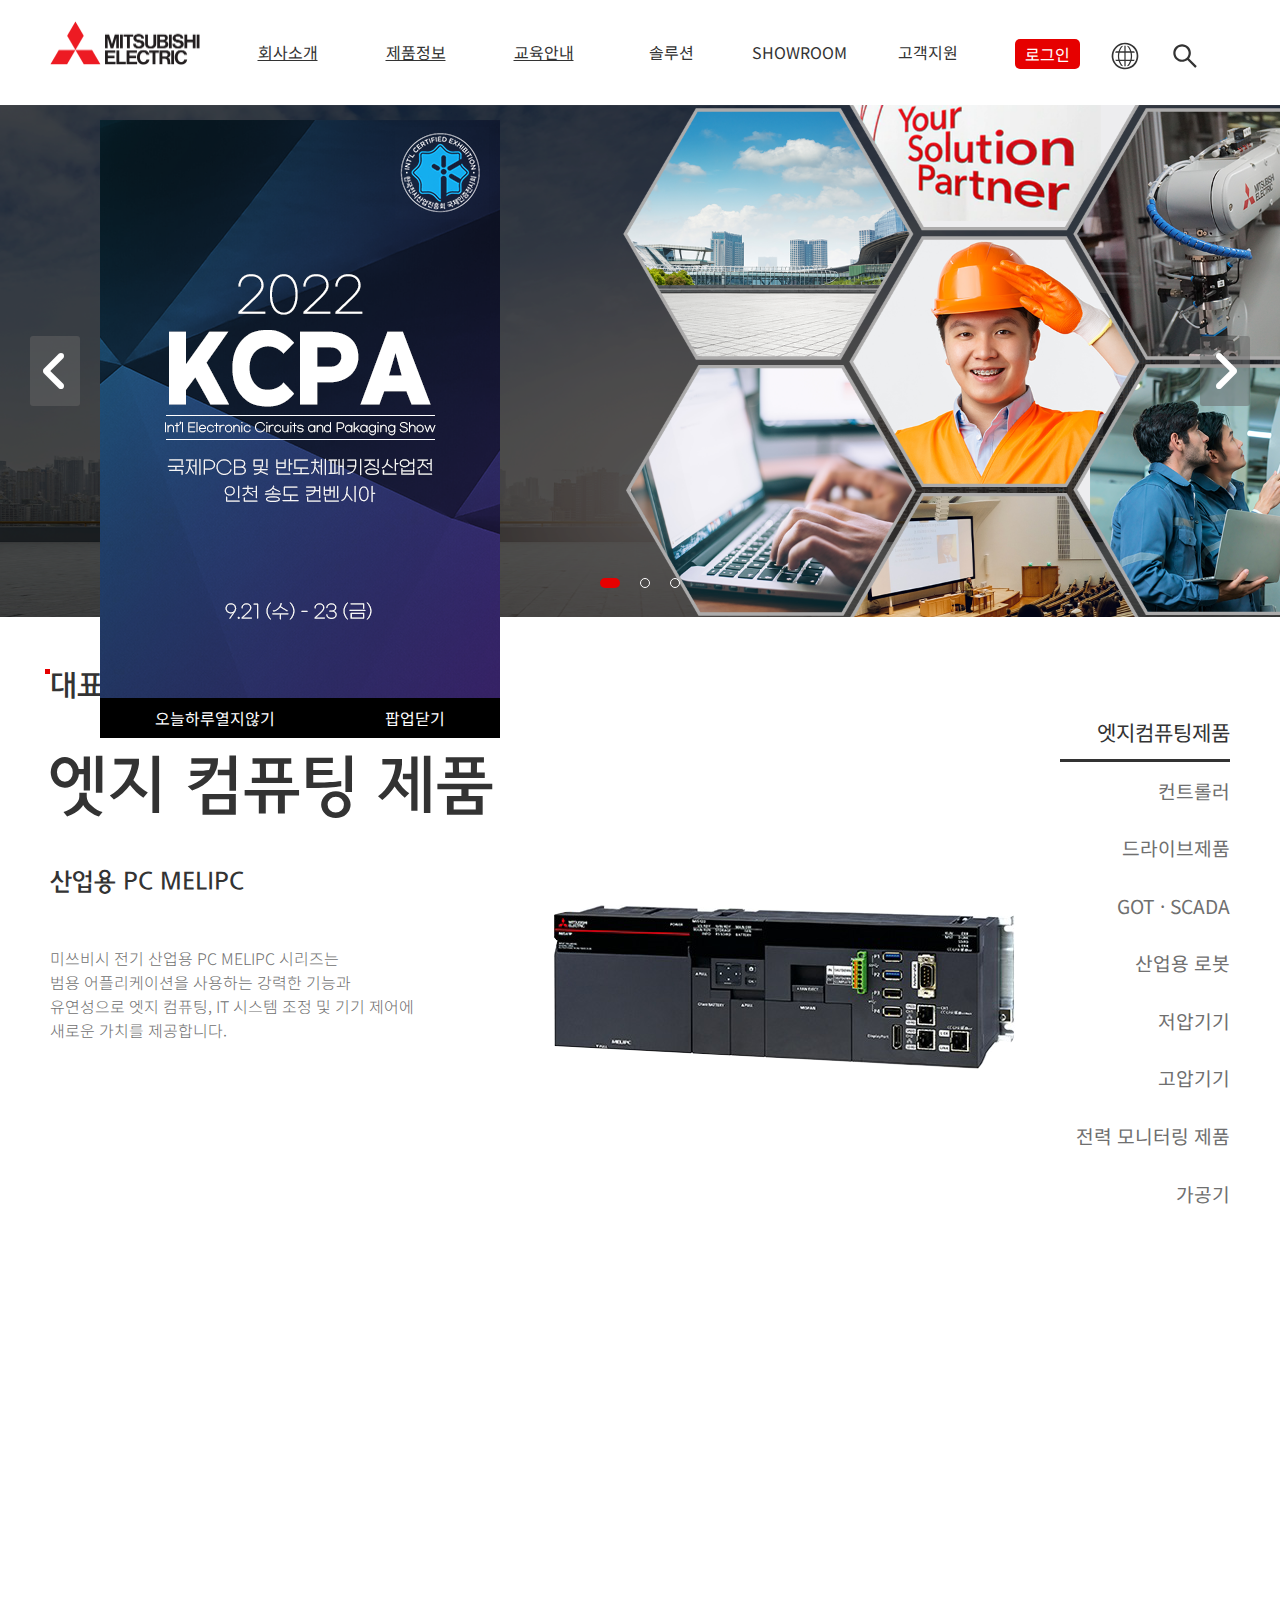
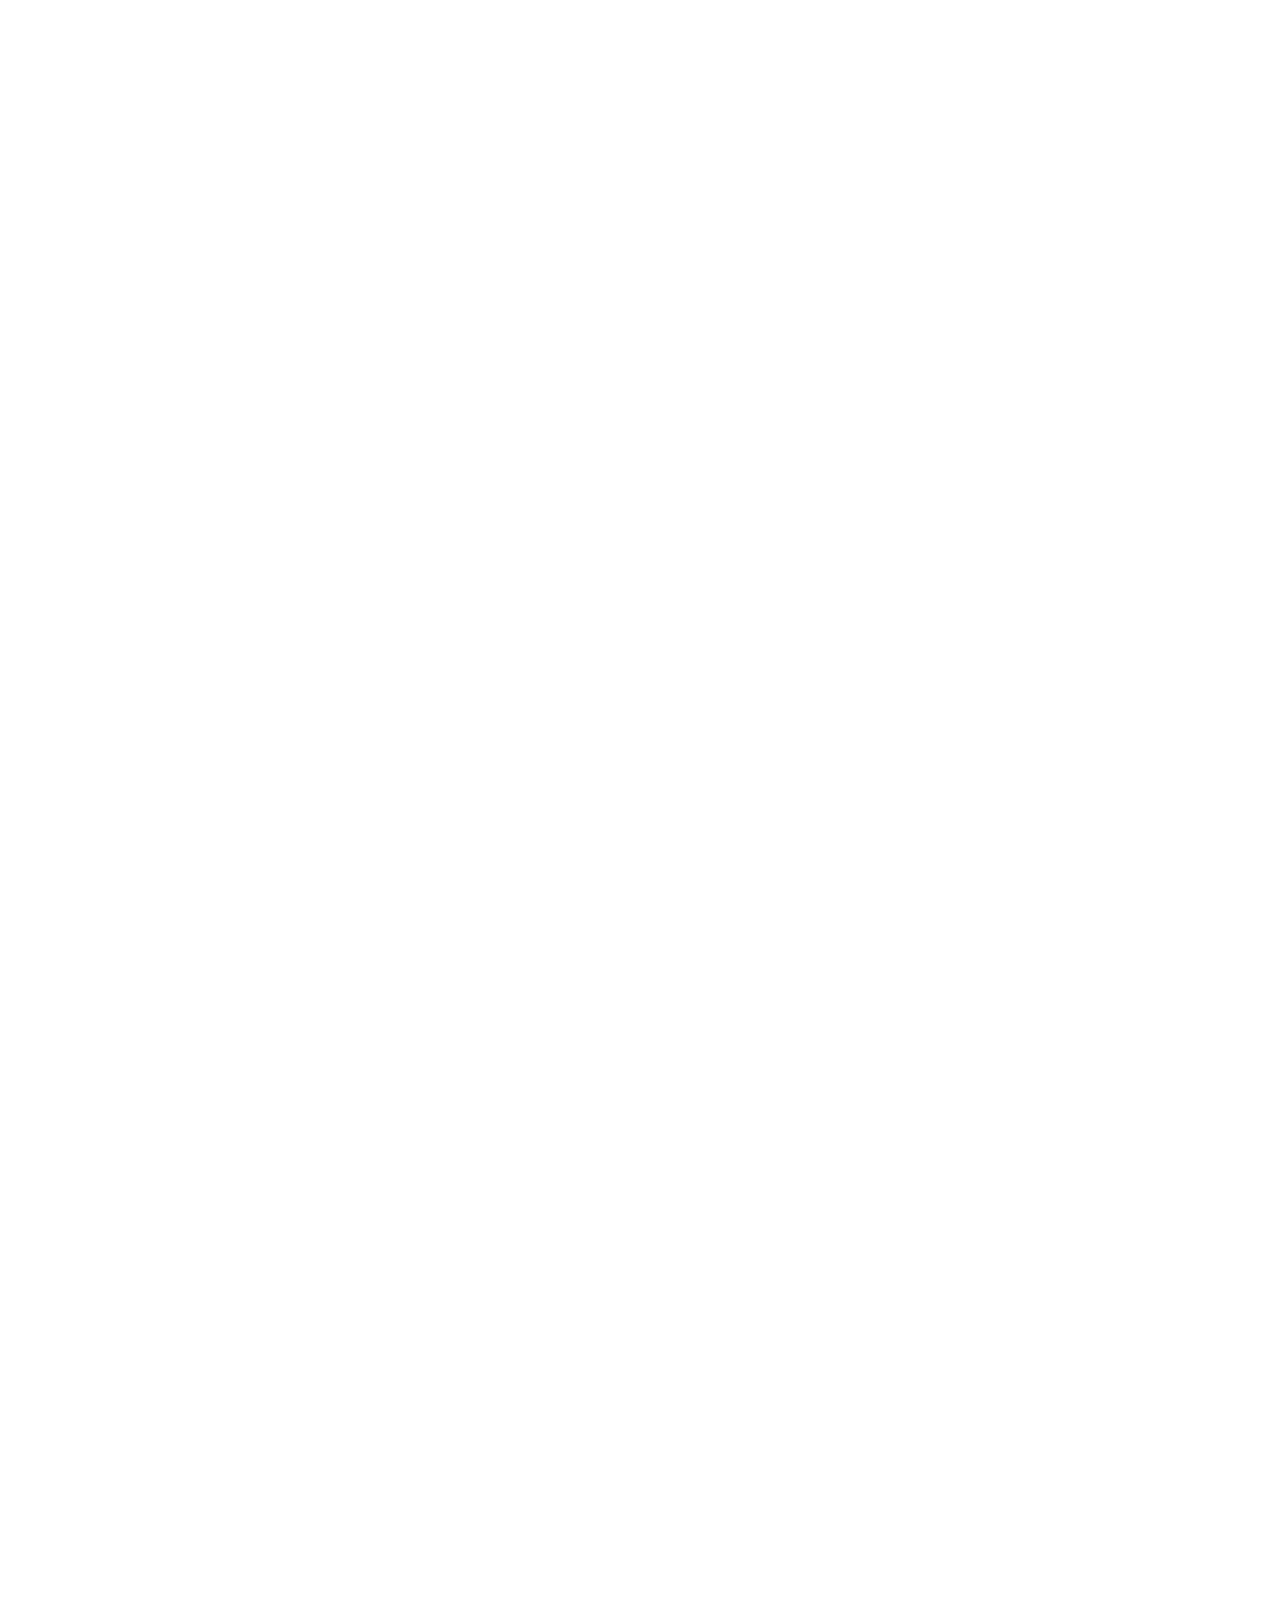
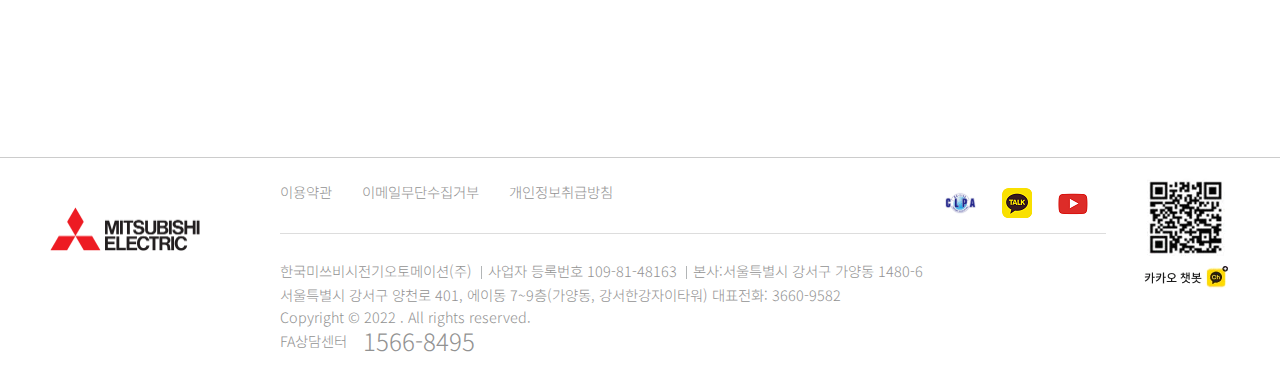
<file: index.html>
<!DOCTYPE html>
<html lang="ko">
<head>
<meta charset="UTF-8">
<meta http-equiv="X-UA-Compatible" content="IE=edge">
<meta name="viewport" content="width=device-width, initial-scale=1.0">
<title>가짜미쓰비시전기오토메이션(유)</title>
<link rel="stylesheet" href="./css/common.css">
<link rel="stylesheet" href="./css/slick.css">
<link rel="stylesheet" href="./css/scrolling.css">
<link rel="stylesheet" href="./css/style_index.css">
<link rel="stylesheet" href="https://cdnjs.cloudflare.com/ajax/libs/font-awesome/6.1.1/css/all.min.css">
<link rel="shortcut icon" href="./img/favicon.ico" type="image/x-icon">
<link rel="icon" href="./img/favicon.ico" type="image/x-icon">
<script defer src="./js/jquery-3.1.1.min.js"></script>
<script defer src="./js/jquery-migrate-3.0.0.js"></script>
<script defer src="./js/jquery.cookie-1.4.1.min.js"></script>
<script defer src="./js/slick.js"></script>
<script defer src="./js/effects.js"></script>
<script defer src="./js/scrolling.js"></script>
<script defer src="./js/header_nav.js"></script>
<script defer src="./js/tabs.js"></script>
<script defer src="./js/oneday-close.js"></script>
</head>
<body>
<div id="wrap">
	<header id="header">
	<div class="hinner flex">
		<h2 class="logo"><a href="./index.html"><img src="./img/logo.png" alt="로고"></a></h2>
		<nav id="nav">
		<ul class="gnb mainMenu flex">
			<li>
			<a href="sub_president.html" class="link_go">회사소개 </a>
			<ul class="depth2">
				<li><a href="sub_president.html" class="link_go">President’s 인사말 </a></li>
				<li><a href="javascrpit:void(0)">기업이념</a></li>
				<li><a href="javascrpit:void(0)">연혁</a></li>
				<li><a href="javascrpit:void(0)">사업장 소개</a></li>
			</ul>
			<!--depth2-->
			</li>
			<li>
			<a href="sub_product.html" class="link_go">제품정보 </a>
			<ul class="depth2">
				<li><a href="sub_product.html" class="link_go">엣지 컴퓨팅 제품 </a></li>
				<li><a href="javascrpit:void(0)">컨트롤러</a></li>
				<li><a href="javascrpit:void(0)">드라이브 제품</a></li>
				<li><a href="javascrpit:void(0)">GOT · SCADA</a></li>
				<li><a href="javascrpit:void(0)">산업용 로봇</a></li>
				<li><a href="javascrpit:void(0)">저압기기</a></li>
				<li><a href="javascrpit:void(0)">고압기기</a></li>
				<li><a href="javascrpit:void(0)">전력 모니터링 제품</a></li>
				<li><a href="javascrpit:void(0)">가공기</a></li>
			</ul>
			<!--depth2-->
			</li>
			<li>
			<a href="sub_edu.html" class="link_go">교육안내 </a>
			<ul class="depth2">
				<li><a href="sub_edu.html" class="link_go">교육소개 </a></li>
				<li><a href="javascrpit:void(0)">정기교육</a></li>
				<li><a href="javascrpit:void(0)">맞춤식교육</a></li>
				<li><a href="javascrpit:void(0)">이러닝 (e-learning)</a></li>
				<li><a href="javascrpit:void(0)">나에게 맞는 강좌 찾기</a></li>
				<li><a href="javascrpit:void(0)">교육장안내</a></li>
				<li><a href="javascrpit:void(0)">교육 FAQ</a></li>
			</ul>
			<!--depth2-->
			</li>
			<li>
			<a href="javascrpit:void(0)">솔루션</a>
			<ul class="depth2">
				<li><a href="javascrpit:void(0)">목적별 솔루션</a></li>
				<li><a href="javascrpit:void(0)">iQ Monozukuri</a></li>
				<li><a href="javascrpit:void(0)">e-F@ctory</a></li>
				<li><a href="javascrpit:void(0)">e-F@ctory Alliance</a></li>
			</ul>
			<!--depth2-->
			</li>
			<li>
			<a href="javascrpit:void(0)">SHOWROOM</a>
			<ul class="depth2">
				<li><a href="javascrpit:void(0)">테크니컬센터</a></li>
				<li><a href="javascrpit:void(0)">FA시스템 전시장</a></li>
				<li><a href="javascrpit:void(0)">e-F@ctory Model Line</a></li>
			</ul>
			<!--depth2-->
			</li>
			<li>
			<a href="javascrpit:void(0)">고객지원</a>
			<ul class="depth2">
				<li><a href="javascrpit:void(0)">FA기술상담센터</a></li>
				<li><a href="javascrpit:void(0)">문의처</a></li>
				<li><a href="javascrpit:void(0)">A/S센터 안내</a></li>
				<li><a href="javascrpit:void(0)">FA용어사전</a></li>
				<li><a href="javascrpit:void(0)">DOWNLOAD</a></li>
				<li><a href="javascrpit:void(0)">FAQ</a></li>
				<li><a href="javascrpit:void(0)">Q&A</a></li>
				<li><a href="javascrpit:void(0)">판매점</a></li>
				<li><a href="javascrpit:void(0)">GOT샘플프로그램</a></li>
				<li><a href="javascrpit:void(0)">단종기종</a></li>
				<li><a href="javascrpit:void(0)">글로벌 비즈니스 서포트</a></li>
			</ul>
			<!--depth2-->
			</li>
		</ul>
		<!--gnb-->
		</nav>
		<div class="nav_btn">
			<ul class="flex">
				<li class="login">
				<a href="javascrpit:void(0)" class="login_btn"><span>로그인</span></a>
				<div class="backg">
					<form class="login_form flex">
						<input type="text" required autocomplete="on" placeholder="아이디를 입력하세요" class="id">
						<input type="password" required autocomplete="on" placeholder="비밀번호를 입력하세요" class="pw">					
						<input type="submit" class="submit" value="로그인">						
						<div class="sign flex">
							<p>
								<a href="javascrpit:void(0)">아이디/비밀번호 찾기</a>
							</p>
							<p>
								<a href="javascrpit:void(0)">회원 가입</a>
							</p>
						</div>
					</form>
				</div>
				</li>
				<li class="language">
				<a href="javascrpit:void(0)"><img src="./img/clarity_world-line.svg" alt="언어선택"></a>
				<div class="lang_menu">
					<p>
						<a href="javascrpit:void(0)">KOR</a>
					</p>
					<p>
						<a href="javascrpit:void(0)">ENG</a>
					</p>
					<p>
						<a href="javascrpit:void(0)">JPN</a>
					</p>
				</div>
				</li>
				<li class="search">
				<button><img src="./img/search_off.svg" alt="검색"></button>
				<div id="pop_up">
					<form class="pop_search">
						<a href="javascrpit:void(0)" class="x_btn"><img src="./img/search_on.svg" alt="검색창 끄기"></a>
						<input type="text" name="focus" required class="search-box" autocomplete="on" placeholder="검색어를 입력하세요">
						<div class="recent flex">
							<p>
								최근 검색어
							</p>
							<p class="flex">
								<a href="javascrpit:void(0)"> PCB</a><a href="javascrpit:void(0)">반도체패키징산업전</a><a href="javascrpit:void(0)">e-factory</a>
							</p>
						</div>
					</form>
				</div>
				</li>
				<li>
				<button id="nav_btn" class="mo_nav_menu">
				<img src="./img/bars-solid_off.svg" alt="모바일 네비게이션">
				</button>
				</li>
			</ul>
		</div>
	</div>
	</header>
	<div class="nav_pop">
		<nav id="nav_m">
		<p class="close_btn">
			<img src="img/search_on.svg" alt="끄기버튼">
		</p>
		<div id="nav_top">
			<p>
				<img src="img/logo.png" alt="로고">
			</p>
			<p>
				세계를 선두하는 미래의 혁신 FA 미쓰비시오토메이션!
			</p>
			<p class="log">
				<a href="javascrpit:void(0)">로그인</a> / <a href="javascrpit:void(0)">회원가입</a>
			</p>
		</div>
		<div id="wrap_head">
			<ul id="btn1">
				<li class="">
				<a href="javascrpit:void(0)">회사소개</a>
				<ul class="sub">
					<li><a href="sub_president.html" class="link_go">President’s 인사말 </a></li>
					<li><a href="javascrpit:void(0)">기업이념</a></li>
					<li><a href="javascrpit:void(0)">연혁</a></li>
					<li><a href="javascrpit:void(0)">사업장 소개</a></li>
				</ul>
				</li>
				<li class="">
				<a href="javascrpit:void(0)">제품정보 </a>
				<ul class="sub">
					<li><a href="sub_product.html" class="link_go">엣지 컴퓨팅 제품 </a></li>
					<li><a href="javascrpit:void(0)">컨트롤러</a></li>
					<li><a href="javascrpit:void(0)">드라이브 제품</a></li>
					<li><a href="javascrpit:void(0)">GOT · SCADA</a></li>
					<li><a href="javascrpit:void(0)">산업용 로봇</a></li>
					<li><a href="javascrpit:void(0)">저압기기</a></li>
					<li><a href="javascrpit:void(0)">고압기기</a></li>
					<li><a href="javascrpit:void(0)">전력 모니터링 제품</a></li>
					<li><a href="javascrpit:void(0)">가공기</a></li>
				</ul>
				</li>
				<li class="">
				<a href="javascrpit:void(0)">교육안내 </a>
				<ul class="sub">
					<li><a href="sub_edu.html" class="link_go">교육소개 </a></li>
					<li><a href="javascrpit:void(0)">정기교육</a></li>
					<li><a href="javascrpit:void(0)">맞춤식교육</a></li>
					<li><a href="javascrpit:void(0)">이러닝(e-learning)</a></li>
					<li><a href="javascrpit:void(0)">나에게 맞는 강좌 찾기</a></li>
					<li><a href="javascrpit:void(0)">교육장안내</a></li>
					<li><a href="javascrpit:void(0)">교육 FAQ</a></li>
				</ul>
				</li>
				<li class="">
				<a href="javascrpit:void(0)">솔루션</a>
				<ul class="sub">
					<li><a href="javascrpit:void(0)">목적별 솔루션</a></li>
					<li><a href="javascrpit:void(0)">iQ Monozukuri</a></li>
					<li><a href="javascrpit:void(0)">e-F@ctory</a></li>
					<li><a href="javascrpit:void(0)">e-F@ctory Alliance</a></li>
				</ul>
				</li>
				<li class="">
				<a href="javascrpit:void(0)">SHOWROOM</a>
				<ul class="sub">
					<li><a href="javascrpit:void(0)">테크니컬센터</a></li>
					<li><a href="javascrpit:void(0)">FA시스템 전시장</a></li>
					<li><a href="javascrpit:void(0)">e-F@ctory Model Line</a></li>
				</ul>
				</li>
				<li class="">
				<a href="javascrpit:void(0)">고객지원</a>
				<ul class="sub">
					<li><a href="javascrpit:void(0)">FA기술상담센터</a></li>
					<li><a href="javascrpit:void(0)">문의처</a></li>
					<li><a href="javascrpit:void(0)">A/S센터 안내</a></li>
					<li><a href="javascrpit:void(0)">FA용어사전</a></li>
					<li><a href="javascrpit:void(0)">DOWNLOAD</a></li>
					<li><a href="javascrpit:void(0)">FAQ</a></li>
					<li><a href="javascrpit:void(0)">Q&A</a></li>
					<li><a href="javascrpit:void(0)">판매점</a></li>
					<li><a href="javascrpit:void(0)">GOT샘플프로그램</a></li>
					<li><a href="javascrpit:void(0)">단종기종</a></li>
					<li><a href="javascrpit:void(0)">글로벌비즈니스서포트</a></li>
				</ul>
				</li>
			</ul>
		</div>
		</nav>
	</div>
	<!-- mobile nav -->
	<div id="sect1" class="lazy slider">
	<div>
		<a href="javascrpit:void(0)">
		<img src="./img/mainbanner_e-factory_pc.png" alt="e-factory 배너">
		</a>
	</div>
	<div>
		<a href="javascrpit:void(0)">
		<img src="./img/mainbanner_e-factory_solution_pc.png" alt="e-factory 솔루션 배너">
		</a>
	</div>
	<div>
		<a href="javascrpit:void(0)">
		<img src="./img/mainbanner_3_pc.png" alt="테크니컬센터 배너">
		</a>
	</div>
	</div>
	<section id="sect2">
	<div class="inner">
		<h3>대표 제품정보</h3>
		<article class="tabSet flex sec2d">
		<div class="panels sect2_1">
			<div class="panel" id="panel1-1">
				<div class="flex">
					<div class="product_des">
						<a href="javascrpit:void(0)">
						<h2>엣지 컴퓨팅 제품</h2>
						<h4>산업용 PC MELIPC</h4>
						<p>
							미쓰비시 전기 산업용 PC MELIPC 시리즈는 <br>
							 범용 어플리케이션을 사용하는 강력한 기능과 <br>
							 유연성으로 엣지 컴퓨팅, IT 시스템 조정 및 기기 제어에 <br>
							 새로운 가치를 제공합니다.
						</p>
						</a>
					</div>
					<div class="product_img">
						<a href="javascrpit:void(0)">
						<img src="./img/edgecomputing.png" alt="엣지컴퓨팅제품 사진">
						</a>
					</div>
				</div>
			</div>
			<div class="panel" id="panel1-2">
				<div class="flex">
					<div class="product_des">
						<a href="javascrpit:void(0)">
						<h2>컨트롤러</h2>
						<h4>PLC(MELSEC)</h4>
						<p>
							MELSEC 시리즈는 항상 한 차원 더 높은 수준에서 <br>
							 고객의 시스템 요구를 충족하며, <br>
							 풍부한 라인업과 향상된 네트워크 시스템을 <br>
							 제공하는 솔루션입니다. <br>
							 MELSEC 시리즈는 향상된 제어 시스템을 제공할 수 있는 <br>
							 탁월한 역량을 보유하고 있습니다. <br>
						</p>
						</a>
					</div>
					<div class="product_img">
						<a href="javascrpit:void(0)">
						<img src="./img/controller.png" alt="컨트롤러 사진">
						</a>
					</div>
				</div>
			</div>
			<div class="panel" id="panel1-3">
				<div class="flex">
					<div class="product_des">
						<a href="javascrpit:void(0)">
						<h2>드라이브제품</h2>
						<h4>산업용 PC MELIPC</h4>
						<p>
							미쓰비시 전기 산업용 PC MELIPC 시리즈는 <br>
							 범용 어플리케이션을 사용하는 강력한 기능과 <br>
							 유연성으로 엣지 컴퓨팅, IT 시스템 조정 및 기기 제어에 <br>
							 새로운 가치를 제공합니다.
						</p>
						</a>
					</div>
					<div class="product_img">
						<a href="javascrpit:void(0)">
						<img src="./img/51902_20131002170319.jpg" alt="드라이브제품 사진">
						</a>
					</div>
				</div>
			</div>
			<div class="panel" id="panel1-4">
				<div class="flex">
					<div class="product_des">
						<a href="javascrpit:void(0)">
						<h2>GOT · SCADA</h2>
						<h4>산업용 PC MELIPC</h4>
						<p>
							미쓰비시 전기 산업용 PC MELIPC 시리즈는 <br>
							 범용 어플리케이션을 사용하는 강력한 기능과 <br>
							 유연성으로 엣지 컴퓨팅, IT 시스템 조정 및 기기 제어에 <br>
							 새로운 가치를 제공합니다.
						</p>
						</a>
					</div>
					<div class="product_img">
						<a href="javascrpit:void(0)">
						<img src="./img/51902_20131002170319.jpg" alt="드라이브제품 사진">
						</a>
					</div>
				</div>
			</div>
			<div class="panel" id="panel1-5">
				<div class="flex">
					<div class="product_des">
						<a href="javascrpit:void(0)">
						<h2>산업용 로봇</h2>
						<h4>산업용 PC MELIPC</h4>
						<p>
							미쓰비시 전기 산업용 PC MELIPC 시리즈는 <br>
							 범용 어플리케이션을 사용하는 강력한 기능과 <br>
							 유연성으로 엣지 컴퓨팅, IT 시스템 조정 및 기기 제어에 <br>
							 새로운 가치를 제공합니다.
						</p>
						</a>
					</div>
					<div class="product_img">
						<a href="javascrpit:void(0)">
						<img src="./img/51902_20131002170319.jpg" alt="드라이브제품 사진">
						</a>
					</div>
				</div>
			</div>
			<div class="panel" id="panel1-6">
				<div class="flex">
					<div class="product_des">
						<a href="javascrpit:void(0)">
						<h2>저압기기</h2>
						<h4>산업용 PC MELIPC</h4>
						<p>
							미쓰비시 전기 산업용 PC MELIPC 시리즈는 <br>
							 범용 어플리케이션을 사용하는 강력한 기능과 <br>
							 유연성으로 엣지 컴퓨팅, IT 시스템 조정 및 기기 제어에 <br>
							 새로운 가치를 제공합니다.
						</p>
						</a>
					</div>
					<div class="product_img">
						<a href="javascrpit:void(0)">
						<img src="./img/51902_20131002170319.jpg" alt="드라이브제품 사진">
						</a>
					</div>
				</div>
			</div>
			<div class="panel" id="panel1-7">
				<div class="flex">
					<div class="product_des">
						<a href="javascrpit:void(0)">
						<h2>고압기기</h2>
						<h4>산업용 PC MELIPC</h4>
						<p>
							미쓰비시 전기 산업용 PC MELIPC 시리즈는 <br>
							 범용 어플리케이션을 사용하는 강력한 기능과 <br>
							 유연성으로 엣지 컴퓨팅, IT 시스템 조정 및 기기 제어에 <br>
							 새로운 가치를 제공합니다.
						</p>
						</a>
					</div>
					<div class="product_img">
						<a href="javascrpit:void(0)">
						<img src="./img/51902_20131002170319.jpg" alt="드라이브제품 사진">
						</a>
					</div>
				</div>
			</div>
			<div class="panel" id="panel1-8">
				<div class="flex">
					<div class="product_des">
						<a href="javascrpit:void(0)">
						<h2>전력 모니터링 제품</h2>
						<h4>산업용 PC MELIPC</h4>
						<p>
							미쓰비시 전기 산업용 PC MELIPC 시리즈는 <br>
							 범용 어플리케이션을 사용하는 강력한 기능과 <br>
							 유연성으로 엣지 컴퓨팅, IT 시스템 조정 및 기기 제어에 <br>
							 새로운 가치를 제공합니다.
						</p>
						</a>
					</div>
					<div class="product_img">
						<a href="javascrpit:void(0)">
						<img src="./img/51902_20131002170319.jpg" alt="드라이브제품 사진">
						</a>
					</div>
				</div>
			</div>
			<div class="panel" id="panel1-9">
				<div class="flex">
					<div class="product_des">
						<a href="javascrpit:void(0)">
						<h2>가공기</h2>
						<h4>산업용 PC MELIPC</h4>
						<p>
							미쓰비시 전기 산업용 PC MELIPC 시리즈는 <br>
							 범용 어플리케이션을 사용하는 강력한 기능과 <br>
							 유연성으로 엣지 컴퓨팅, IT 시스템 조정 및 기기 제어에 <br>
							 새로운 가치를 제공합니다.
						</p>
						</a>
					</div>
					<div class="product_img">
						<a href="javascrpit:void(0)">
						<img src="./img/51902_20131002170319.jpg" alt="드라이브제품 사진">
						</a>
					</div>
				</div>
			</div>
		</div>
		<div class="product_menu">
			<ul class="tabs">
				<li><a href="#panel1-1" class="on">엣지컴퓨팅제품</a></li>
				<li><a href="#panel1-2">컨트롤러</a></li>
				<li><a href="#panel1-3">드라이브제품</a></li>
				<li><a href="#panel1-4">GOT · SCADA</a></li>
				<li><a href="#panel1-5">산업용 로봇</a></li>
				<li><a href="#panel1-6">저압기기</a></li>
				<li><a href="#panel1-7">고압기기</a></li>
				<li><a href="#panel1-8">전력 모니터링 제품</a></li>
				<li><a href="#panel1-9">가공기</a></li>
			</ul>
		</div>
		</article>
	</div>
	</section>
	<section id="sect3">
	<div class="inner flex">
		<div class="recruit flex">
			<a href="javascrpit:void(0)">
			<h4>인재상</h4>
			<div class="roll_before">
				<img src="./img/carbon_user-identification.png" alt="인재상 아이콘">
				<p>
					 기술혁신에 공헌하는 <br>
					 인재를 찾습니다.
				</p>
			</div>
			<p class="hidden">
				실패를 두려워하지 않고 <br>
				 보다 멋진 내일을 위해 도전하는 사람
			</p>
			<p>
				<span>바로가기</span>
			</p>
			</a>
		</div>
		<div class="recruit flex">
			<a href="javascrpit:void(0)">
			<h4>인사제도</h4>
			<div class="roll_before">
				<img src="./img/carbon_order-details.svg" alt="인사제도 아이콘">
				<p>
					 팀웍을 바탕으로 한 개인의 <br>
					 창의와 자율을 존중합니다.
				</p>
			</div>
			<p class="hidden">
				개인의 목표를 설정하여 <br>
				 조직과 개인의 목표를 실현
			</p>
			<p>
				<span>바로가기</span>
			</p>
			</a>
		</div>
		<div class="recruit flex">
			<a href="javascrpit:void(0)">
			<h4>채용정보</h4>
			<div class="roll_before">
				<img src="./img/carbon_license.svg" alt="채용정보 아이콘">
				<p>
					 미래를 창조하는 <br>
					 예비FA전문가를 기다립니다.
				</p>
			</div>
			<p class="hidden">
				 세계를 선도하는 제조 기업 <br>
				 더 멋진 내일을 개척하는 인재
			</p>
			<p>
				<span>바로가기</span>
			</p>
			</a>
		</div>
	</div>
	</section>
	<section id="sect4">
	<div class="inner">
		<div class="flex">
			<h3>홍보센터</h3>
			<p>
				<a href="javascrpit:void(0)">더보기</a>
			</p>
		</div>
		<div class="flex promo_center">
			<div>
				<a href="javascrpit:void(0)">
				<div>
					<img src="./img/jonny-gios-8wKTIZ1KEzY-unsplash.png" alt="전시회">
				</div>
				<h4>전시회</h4>
				<p>
					미쓰비시 전기가 참가한 <br>
					 전시회 정보를 게재하고 있습니다.
				</p>
				</a>
			</div>
			<div>
				<a href="javascrpit:void(0)">
				<div>
					<img src="./img/6090_5479_042.jpg" alt="세미나">
				</div>
				<h4>세미나</h4>
				<p>
					미쓰비시전기의 FA기술에 관한 <br>
					 세미나를 소개합니다.
				</p>
				</a>
			</div>
			<div>
				<a href="javascrpit:void(0)">
				<div>
					<img src="./img/noticeme.png" alt="공지사항">
				</div>
				<h4>공지사항</h4>
				<p>
					미쓰비시 전기의 중요 공지사항을 <br>
					 전달합니다.
				</p>
				</a>
			</div>
			<div>
				<a href="javascrpit:void(0)">
				<div>
					<img src="./img/press.png" alt="보도자료">
				</div>
				<h4>보도자료</h4>
				<p>
					미쓰비시전기에 대한 보도자료입니다.
				</p>
				</a>
			</div>
		</div>
	</div>
	</section>
	<section id="sect5">
	<div class="inner">
		<h3>교육센터</h3>
		<div class="center slider edu">
			<a href="javascrpit:void(0)">
			<img src="./img/junggi.png" alt="정기교육">
			<div>
			</div>
			<h4>정기교육</h4>
			<p>
				정기교육은 기초지식에서 응용기술의 습득까지 <br>
				 고객의 요구에 따라 필요한 코스를 수강하실 수 있으며, <br>
				 최신교육설비를 사용하여 <br>
				 실습위주의 교육을 고객에게 제공하고 있습니다.
			</p>
			</a>
			<a href="javascrpit:void(0)">
			<img src="./img/fitedu.png" alt="맞춤식 교육">
			<div>
			</div>
			<h4>맞춤식 교육</h4>
			<p>
				고객의 요구에 따른 맞춤식 교육(ROBOT, CNC, FA)을 <br>
				 실시하고 있사오니 상세한 내용은 <br>
				 맞춤식교육 상담처로 연락부탁드립니다.
			</p>
			</a>
			<a href="javascrpit:void(0)">
			<img src="./img/elearning.png" alt="이러닝">
			<div>
			</div>
			<h4>이러닝</h4>
			<p>
				무료 교육으로 비용이 전혀 들지 않으며, <br>
				 자신의 수준과 관심에 맞는 학습을 <br>
				 자기주도적으로 수행할 수 있습니다.
			</p>
			</a>
			<a href="javascrpit:void(0)">
			<img src="./img/myedu.png" alt="나에게 맞는 강좌 찾기">
			<div>
			</div>
			<h4>나에게 맞는 강좌 찾기</h4>
			<p>
				질문을 통해 자신에게 필요한 이러닝 강좌를 <br>
				 쉽게 선택할 수 있습니다.
			</p>
			</a>
			<a href="javascrpit:void(0)">
			<img src="./img/eduroomfind.png" alt="교육장 안내">
			<div>
			</div>
			<h4>교육장 안내</h4>
			<p>
				교육장의 위치와 오는 방법을 알 수 있습니다.
			</p>
			</a>
			<a href="javascrpit:void(0)">
			<img src="./img/edufaq.png" alt="교육 FAQㄴ">
			<div>
			</div>
			<h4>교육 FAQ</h4>
			<p>
				교육에 관하여 자주묻는 질문에 대한 답변을 얻을 수 있습니다.
			</p>
			</a>
		</div>
	</div>
	</section>
	<section id="sect6">
	<div class="inner flex">
		<div class="ascenter">
			<h3>A/S 센터</h3>
			<div class="flex">
				<a href="javascrpit:void(0)" class="flex"><img src="./img/ascenter.png" alt="미쓰비시 as센터현황">
				<div>
					<p>
						한국 미쓰비시전기 오토메이션<br>
						<span>A/S 센터</span>
					</p>
					<p>
						클릭 시 A/S 센터 안내로 <br>
						 이동합니다.
					</p>
				</div>
				</a>
			</div>
		</div>
		<div class="news">
			<h3>새소식</h3>
			<ul>
				<li>
				<a href="javascrpit:void(0)">8월 29일 KPCA2022 국제PCB 및 반도체패키징산업전 </a>
				<p class="date">
					<span>8월 </span> 27
				</p>
				</li>
				<li>
				<a href="javascrpit:void(0)">온라인 교육 2022년 8월 프로그램 안내</a>
				<p class="date">
					<span>8월 </span> 05
				</p>
				</li>
				<li>
				<a href="javascrpit:void(0)">[인더스트리뉴스] 한국미쓰비시전기오토메이션, “에너지 절감과 동시에 생산성 향상”</a>
				<p class="date">
					<span>7월 </span> 07
				</p>
				</li>
				<li>
				<a href="javascrpit:void(0)">온라인 교육 2022년 7월 프로그램 안내</a>
				<p class="date">
					<span>6월 </span> 30
				</p>
				</li>
			</ul>
		</div>
		<!--news-->
	</div>
	</section>
	<footer id="footer">
	<div class="inner flex">
		<h1 class="bot_log"><a href="./index.html"><img src="img/logo.png" alt="로고"></a></h1>
		<div class="foot">
			<div class="foot_top">
				<div class="foot_top_txt">
					<p>
						<a href="javascrpit:void(0)">이용약관</a>
					</p>
					<p>
						<a href="javascrpit:void(0)">이메일무단수집거부</a>
					</p>
					<p>
						<a href="javascrpit:void(0)">개인정보취급방침</a>
					</p>
				</div>
				<div class="foot_top_icon">
					<a href="javascrpit:void(0)">
					<p class="foot_icon">
						<img src="img/Rectangle_33.svg" alt="CLPA로고">
					</p>
					</a>
					<a href="javascrpit:void(0)">
					<p class="foot_icon">
						<img src="img/kakaotalk_logo.png" alt="미쓰비시전기카카오톡로고">
					</p>
					</a>
					<a href="javascrpit:void(0)">
					<p class="foot_icon">
						<img src="img/youtu.be.png" alt="미쓰비시전기유튜브">
					</p>
					</a>
				</div>
			</div>
			<div class="foot_bot">
				<div class="flex">
					<p>
						한국미쓰비시전기오토메이션(주)<span></span>
					</p>
					<p>
						사업자 등록번호 109-81-48163 <span></span>
					</p>
					<p>
						본사:서울특별시 강서구 가양동 1480-6
					</p>
				</div>
				<p>
					서울특별시 강서구 양천로 401, 에이동 7~9층(가양동, 강서한강자이타워) 대표전화: 3660-9582
				</p>
				<p class="copy">
					Copyright &copy; 2022 . All rights reserved.
				</p>
				<div class="abs flex">
					<p>
						FA상담센터
					</p>
					<p class="num">
						 1566-8495
					</p>
				</div>
			</div>
		</div>
		<div class="chat_bot">
			<img src="./img/fbanner_kakaochatbot_v2.png" alt="카카오톡 챗봇 QR코드">
		</div>
	</div>
	</footer>
	<div class="quick_btn">
		<p>
			<span class="open">+</span>
		</p>
		<p class="btn1">
			<a href="javascrpit:void(0)" class="top">TOP</a>
		</p>
		<p class="btn2">
			<a href="javascrpit:void(0)">FA <br>
			 센터</a>
		</p>
		<p class="btn3">
			<a href="javascrpit:void(0)">FA <br>
			 특약점</a>
		</p>
	</div>
	<div id="popupDiv" class="popup">
		<div class="contents" id="popup_1">
			<a href="https://kr.mitsubishielectric.com/fa/ko/exhibition.do?act=exhibitionIndex&seq=77&email=&exhibition_id=&user_id=&num=0&external=&work_gubun=1" target="_blank"><img src="./img/popupimg1.png" alt="배너 사진"></a>
		</div>
		<div class="footer-td flex">
			<a href="#" class="btn-close">오늘하루열지않기</a>
			<a href="javascrpit:void(0)" class="close-modal">팝업닫기</a>
		</div>
	</div>
</div>
</body>
</html>
</file>
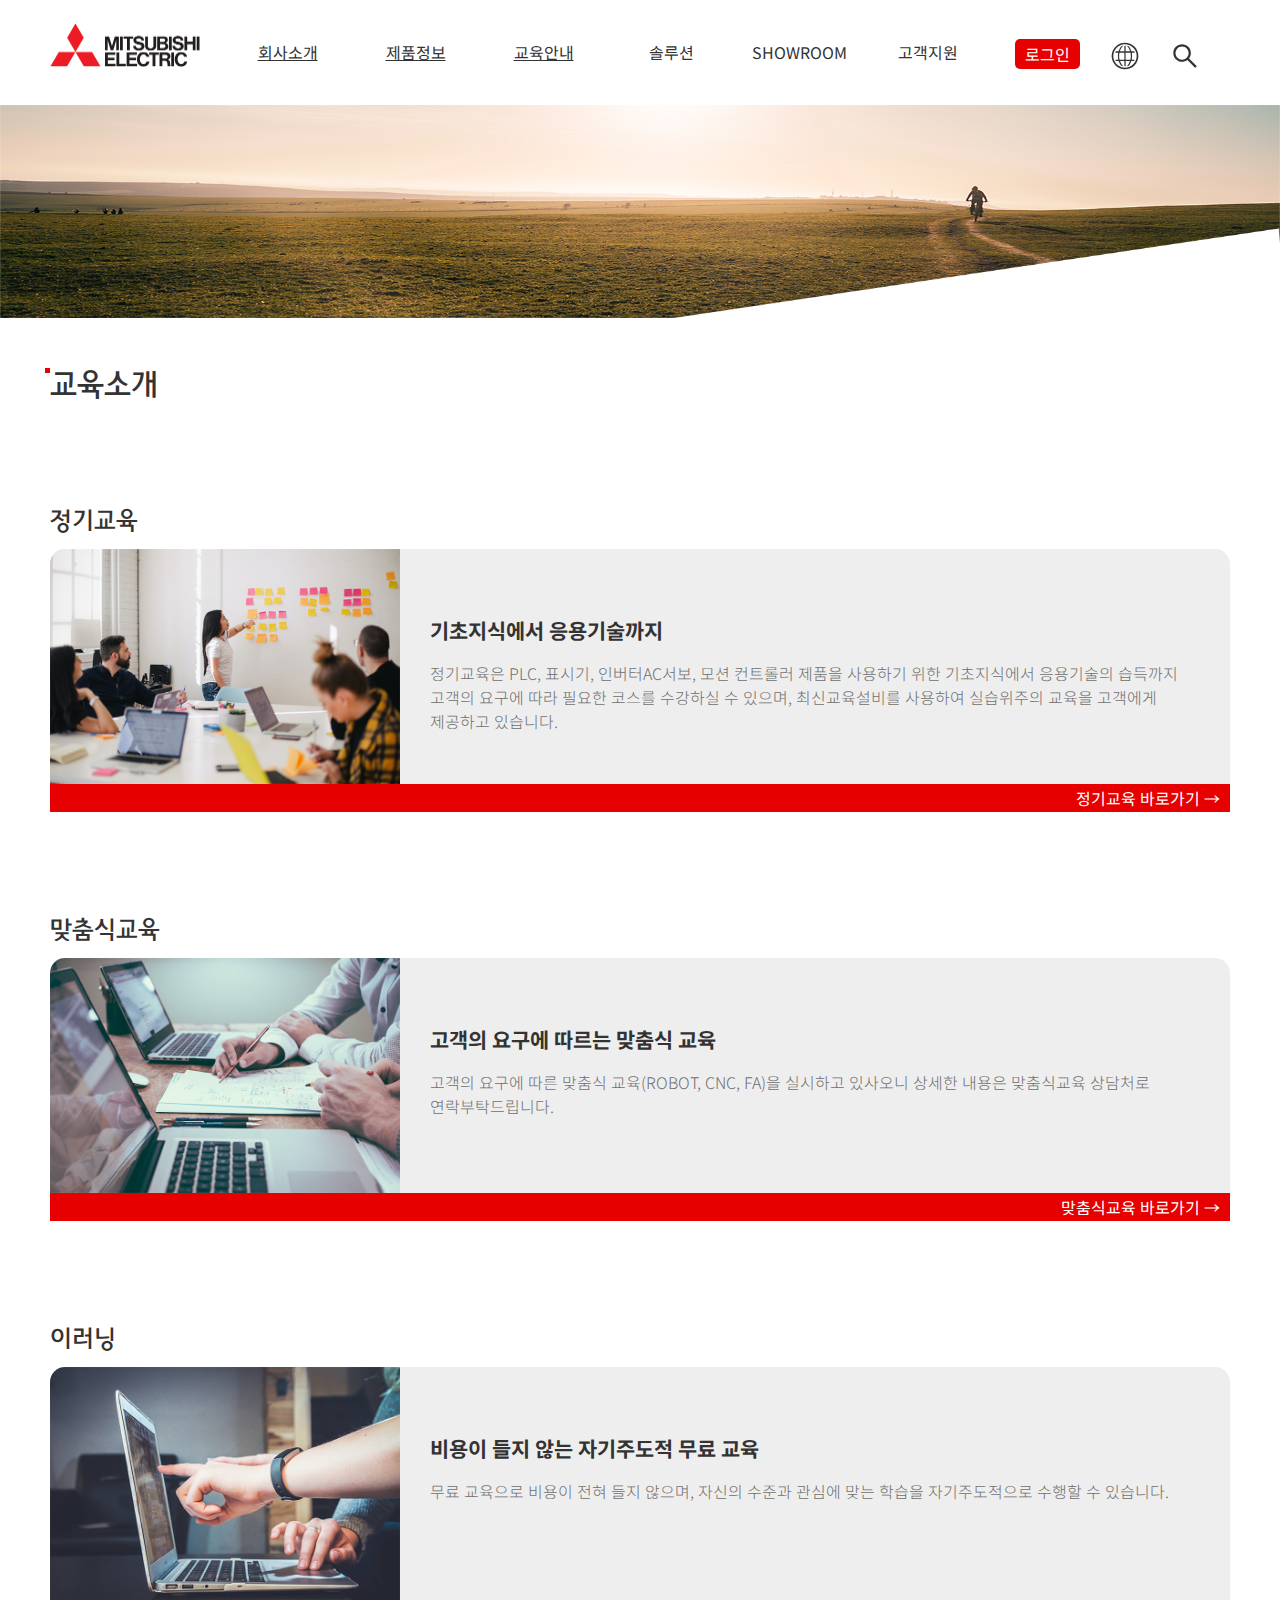
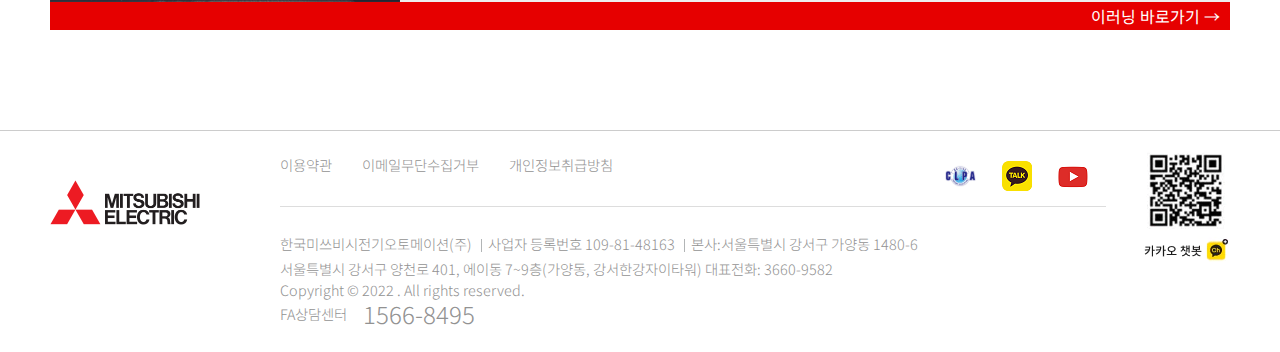
<file: sub_edu.html>
<!DOCTYPE html>
<html lang="en">
<head>
<meta charset="UTF-8">
<meta http-equiv="X-UA-Compatible" content="IE=edge">
<meta name="viewport" content="width=device-width, initial-scale=1.0">
<title>가짜미쓰비시전기오토메이션(유)</title>
<link rel="stylesheet" href="./css/common.css">
<link rel="stylesheet" href="./css/slick.css">
<link rel="stylesheet" href="./css/scrolling.css">
<link rel="stylesheet" href="./css/style_edu.css">
<link rel="stylesheet" href="https://cdnjs.cloudflare.com/ajax/libs/font-awesome/6.1.1/css/all.min.css">
<link rel="shortcut icon" href="./img/favicon.ico" type="image/x-icon">
<link rel="icon" href="./img/favicon.ico" type="image/x-icon">
<script defer src="./js/jquery-3.1.1.min.js"></script>
<script defer src="./js/jquery-migrate-3.0.0.js"></script>
<script defer src="./js/slick.js"></script>
<script defer src="./js/effects.js"></script>
<script defer src="./js/header_nav.js"></script>
</head>
<body>
<div id="wrap">
	<header id="header">
	<div class="hinner flex">
		<h1 class="logo"><a href="./index.html"><img src="./img/logo.png" alt="로고"></a></h1>
		<nav id="nav">
		<ul class="gnb mainMenu flex">
			<li>
			<a href="sub_president.html" class="link_go">회사소개 </a>
			<ul class="depth2">
				<li><a href="sub_president.html" class="link_go">President’s 인사말 </a></li>
				<li><a href="javascrpit:void(0)">기업이념</a></li>
				<li><a href="javascrpit:void(0)">연혁</a></li>
				<li><a href="javascrpit:void(0)">사업장 소개</a></li>
			</ul>
			<!--depth2-->
			</li>
			<li>
			<a href="sub_product.html" class="link_go">제품정보 </a>
			<ul class="depth2">
				<li><a href="sub_product.html" class="link_go">엣지 컴퓨팅 제품 </a></li>
				<li><a href="javascrpit:void(0)">컨트롤러</a></li>
				<li><a href="javascrpit:void(0)">드라이브 제품</a></li>
				<li><a href="javascrpit:void(0)">GOT · SCADA</a></li>
				<li><a href="javascrpit:void(0)">산업용 로봇</a></li>
				<li><a href="javascrpit:void(0)">저압기기</a></li>
				<li><a href="javascrpit:void(0)">고압기기</a></li>
				<li><a href="javascrpit:void(0)">전력 모니터링 제품</a></li>
				<li><a href="javascrpit:void(0)">가공기</a></li>
			</ul>
			<!--depth2-->
			</li>
			<li>
			<a href="sub_edu.html" class="link_go">교육안내 </a>
			<ul class="depth2">
				<li class="now"><a href="sub_edu.html" class="link_go">교육소개 </a></li>
				<li><a href="javascrpit:void(0)">정기교육</a></li>
				<li><a href="javascrpit:void(0)">맞춤식교육</a></li>
				<li><a href="javascrpit:void(0)">이러닝 (e-learning)</a></li>
				<li><a href="javascrpit:void(0)">나에게 맞는 강좌 찾기</a></li>
				<li><a href="javascrpit:void(0)">교육장안내</a></li>
				<li><a href="javascrpit:void(0)">교육 FAQ</a></li>
			</ul>
			<!--depth2-->
			</li>
			<li>
			<a href="javascrpit:void(0)">솔루션</a>
			<ul class="depth2">
				<li><a href="javascrpit:void(0)">목적별 솔루션</a></li>
				<li><a href="javascrpit:void(0)">iQ Monozukuri</a></li>
				<li><a href="javascrpit:void(0)">e-F@ctory</a></li>
				<li><a href="javascrpit:void(0)">e-F@ctory Alliance</a></li>
			</ul>
			<!--depth2-->
			</li>
			<li>
			<a href="javascrpit:void(0)">SHOWROOM</a>
			<ul class="depth2">
				<li><a href="javascrpit:void(0)">테크니컬센터</a></li>
				<li><a href="javascrpit:void(0)">FA시스템 전시장</a></li>
				<li><a href="javascrpit:void(0)">e-F@ctory Model Line</a></li>
			</ul>
			<!--depth2-->
			</li>
			<li>
			<a href="javascrpit:void(0)">고객지원</a>
			<ul class="depth2">
				<li><a href="javascrpit:void(0)">FA기술상담센터</a></li>
				<li><a href="javascrpit:void(0)">문의처</a></li>
				<li><a href="javascrpit:void(0)">A/S센터 안내</a></li>
				<li><a href="javascrpit:void(0)">FA용어사전</a></li>
				<li><a href="javascrpit:void(0)">DOWNLOAD</a></li>
				<li><a href="javascrpit:void(0)">FAQ</a></li>
				<li><a href="javascrpit:void(0)">Q&A</a></li>
				<li><a href="javascrpit:void(0)">판매점</a></li>
				<li><a href="javascrpit:void(0)">GOT샘플프로그램</a></li>
				<li><a href="javascrpit:void(0)">단종기종</a></li>
				<li><a href="javascrpit:void(0)">글로벌 비즈니스 서포트</a></li>
			</ul>
			<!--depth2-->
			</li>
		</ul>
		<!--gnb-->
		</nav>
		<div class="nav_btn">
			<ul class="flex">
				<li class="login">
				<a href="javascrpit:void(0)" class="login_btn"><span>로그인</span></a>
				<div class="backg">
					<form class="login_form flex">
						<input type="text" required autocomplete="on" placeholder="아이디를 입력하세요">
						<input type="password" required autocomplete="on" placeholder="비밀번호를 입력하세요">
						<input type="submit" class="submit" value="로그인">
						<div class="sign flex">
							<p>
								<a href="javascrpit:void(0)">아이디/비밀번호 찾기</a>
							</p>
							<p>
								<a href="javascrpit:void(0)">회원 가입</a>
							</p>
						</div>
					</form>
				</div>
				</li>
				<li class="language">
				<a href="javascrpit:void(0)"><img src="./img/clarity_world-line.svg" alt="언어선택"></a>
				<div class="lang_menu">
					<p>
						<a href="javascrpit:void(0)">KOR</a>
					</p>
					<p>
						<a href="javascrpit:void(0)">ENG</a>
					</p>
					<p>
						<a href="javascrpit:void(0)">JPN</a>
					</p>
				</div>
				</li>
				<li class="search">
				<button><img src="./img/search_off.svg" alt="검색"></button>
				<div id="pop_up">
					<form class="pop_search">
						<a href="javascrpit:void(0)" class="x_btn"><img src="./img/search_on.svg" alt="검색창 끄기"></a>
						<input type="text" name="focus" required class="search-box" autocomplete="on" placeholder="검색어를 입력하세요">
						<div class="recent flex">
							<p>
								최근 검색어
							</p>
							<p class="flex">
								<a href="javascrpit:void(0)"> PCB</a><a href="javascrpit:void(0)">반도체패키징산업전</a><a href="javascrpit:void(0)">e-factory</a>
							</p>
						</div>
					</form>
				</div>
				</li>
				<li>
				<button id="nav_btn" class="mo_nav_menu">
				<img src="./img/bars-solid_off.svg" alt="모바일 네비게이션">
				</button>
				</li>
			</ul>
		</div>
	</div>
	</header>
	<div class="nav_pop">
		<nav id="nav_m">
		<p class="close_btn">
			<img src="img/search_on.svg" alt="끄기 버튼">
		</p>
		<div id="nav_top">
			<p>
				<img src="img/logo.png" alt="로고">
			</p>
			<p>
				세계를 선두하는 미래의 혁신 FA 미쓰비시오토메이션!
			</p>
			<p class="log">
				<a href="javascrpit:void(0)">로그인</a> / <a href="javascrpit:void(0)">회원가입</a>
			</p>
		</div>
		<div id="wrap_head">
			<ul id="btn1">
				<li>
				<a href="javascrpit:void(0)">회사소개 </a>
				<ul class="sub">
					<li><a href="sub_president.html" class="link_go">President’s 인사말 </a></li>
					<li><a href="javascrpit:void(0)">기업이념</a></li>
					<li><a href="javascrpit:void(0)">연혁</a></li>
					<li><a href="javascrpit:void(0)">사업장 소개</a></li>
				</ul>
				</li>
				<li class="">
				<a href="javascrpit:void(0)">제품정보 </a>
				<ul class="sub">
					<li><a href="sub_product.html" class="link_go">엣지 컴퓨팅 제품 </a></li>
					<li><a href="javascrpit:void(0)">컨트롤러</a></li>
					<li><a href="javascrpit:void(0)">드라이브 제품</a></li>
					<li><a href="javascrpit:void(0)">GOT · SCADA</a></li>
					<li><a href="javascrpit:void(0)">산업용 로봇</a></li>
					<li><a href="javascrpit:void(0)">저압기기</a></li>
					<li><a href="javascrpit:void(0)">고압기기</a></li>
					<li><a href="javascrpit:void(0)">전력 모니터링 제품</a></li>
					<li><a href="javascrpit:void(0)">가공기</a></li>
				</ul>
				</li>
				<li class="link_on">
				<a href="javascrpit:void(0)">교육안내 </a>
				<ul class="sub">
					<li><a href="sub_edu.html" class="link_go">교육소개 </a></li>
					<li><a href="javascrpit:void(0)">정기교육</a></li>
					<li><a href="javascrpit:void(0)">맞춤식교육</a></li>
					<li><a href="javascrpit:void(0)">이러닝(e-learning)</a></li>
					<li><a href="javascrpit:void(0)">나에게 맞는 강좌 찾기</a></li>
					<li><a href="javascrpit:void(0)">교육장안내</a></li>
					<li><a href="javascrpit:void(0)">교육 FAQ</a></li>
				</ul>
				</li>
				<li class="">
				<a href="javascrpit:void(0)">솔루션</a>
				<ul class="sub">
					<li><a href="javascrpit:void(0)">목적별 솔루션</a></li>
					<li><a href="javascrpit:void(0)">iQ Monozukuri</a></li>
					<li><a href="javascrpit:void(0)">e-F@ctory</a></li>
					<li><a href="javascrpit:void(0)">e-F@ctory Alliance</a></li>
				</ul>
				</li>
				<li class="">
				<a href="javascrpit:void(0)">SHOWROOM</a>
				<ul class="sub">
					<li><a href="javascrpit:void(0)">테크니컬센터</a></li>
					<li><a href="javascrpit:void(0)">FA시스템 전시장</a></li>
					<li><a href="javascrpit:void(0)">e-F@ctory Model Line</a></li>
				</ul>
				</li>
				<li class="">
				<a href="javascrpit:void(0)">고객지원</a>
				<ul class="sub">
					<li><a href="javascrpit:void(0)">FA기술상담센터</a></li>
					<li><a href="javascrpit:void(0)">문의처</a></li>
					<li><a href="javascrpit:void(0)">A/S센터 안내</a></li>
					<li><a href="javascrpit:void(0)">FA용어사전</a></li>
					<li><a href="javascrpit:void(0)">DOWNLOAD</a></li>
					<li><a href="javascrpit:void(0)">FAQ</a></li>
					<li><a href="javascrpit:void(0)">Q&A</a></li>
					<li><a href="javascrpit:void(0)">판매점</a></li>
					<li><a href="javascrpit:void(0)">GOT샘플프로그램</a></li>
					<li><a href="javascrpit:void(0)">단종기종</a></li>
					<li><a href="javascrpit:void(0)">글로벌비즈니스서포트</a></li>
				</ul>
				</li>
			</ul>
		</div>
		</nav>
	</div>
	<!-- mobile nav -->
	<div class="sub_menu">
		<div class="top_img">
			<img src="./img/ben-collins-O6rQHKk_nns-unsplash.png" alt="자전거 타는 사람 그림">
		</div>
		<div class="inner">
			<div class="lnb flex">
				<h3>교육소개</h3>
			</div>
		</div>
	</div>
	<section>
	<div class="inner">
		<div id="edu1" class="edu_menu">
			<h5>정기교육</h5>
			<div class="flex">
				<div class="img">
					<img src="./img/junggi.png" alt="정기교육">
				</div>
				<p>
					<span> 기초지식에서 응용기술까지</span><br>
					 정기교육은 PLC, 표시기, 인버터AC서보, 모션 컨트롤러 제품을 사용하기 위한 기초지식에서 응용기술의 습득까지 고객의 요구에 따라 필요한 코스를 수강하실 수 있으며, 최신교육설비를 사용하여 실습위주의 교육을 고객에게 제공하고 있습니다.
				</p>
			</div>
			<a href="#">정기교육 바로가기 →</a>
		</div>
		<div id="edu2" class="edu_menu">
			<h5>맞춤식교육</h5>
			<div class="flex">
				<div class="img">
					<img src="./img/fitedu.png" alt="맞춤식교육">
				</div>
				<p>
					<span> 고객의 요구에 따르는 맞춤식 교육 </span><br>
					 고객의 요구에 따른 맞춤식 교육(ROBOT, CNC, FA)을 실시하고 있사오니 상세한 내용은 맞춤식교육 상담처로 연락부탁드립니다.
				</p>
			</div>
			<a href="#">맞춤식교육 바로가기 →</a>
		</div>
		<div id="edu3" class="edu_menu">
			<h5>이러닝</h5>
			<div class="flex">
				<div class="img">
					<img src="./img/elearning.png" alt="이러닝">
				</div>
				<p>
					<span> 비용이 들지 않는 자기주도적 무료 교육</span><br>
					 무료 교육으로 비용이 전혀 들지 않으며, 자신의 수준과 관심에 맞는 학습을 자기주도적으로 수행할 수 있습니다.
				</p>
			</div>
			<a href="#">이러닝 바로가기 →</a>
		</div>
	</div>
	</section>
	<footer id="footer">
	<div class="inner flex">
		<h1 class="bot_log"><a href="./index.html"><img src="img/logo.png" alt="로고"></a></h1>
		<div class="foot">
			<div class="foot_top">
				<div class="foot_top_txt">
					<p>
						<a href="javascrpit:void(0)">이용약관</a>
					</p>
					<p>
						<a href="javascrpit:void(0)">이메일무단수집거부</a>
					</p>
					<p>
						<a href="javascrpit:void(0)">개인정보취급방침</a>
					</p>
				</div>
				<div class="foot_top_icon">
					<a href="javascrpit:void(0)">
					<p class="foot_icon">
						<img src="img/Rectangle_33.svg" alt="CLPA로고">
					</p>
					</a>
					<a href="javascrpit:void(0)">
					<p class="foot_icon">
						<img src="img/kakaotalk_logo.png" alt="미쓰비시전기카카오톡로고">
					</p>
					</a>
					<a href="javascrpit:void(0)">
					<p class="foot_icon">
						<img src="img/youtu.be.png" alt="미쓰비시전기유튜브">
					</p>
					</a>
				</div>
			</div>
			<div class="foot_bot">
				<div class="flex">
					<p>
						한국미쓰비시전기오토메이션(주)<span></span>
					</p>
					<p>
						사업자 등록번호 109-81-48163 <span></span>
					</p>
					<p>
						본사:서울특별시 강서구 가양동 1480-6
					</p>
				</div>
				<p>
					서울특별시 강서구 양천로 401, 에이동 7~9층(가양동, 강서한강자이타워) 대표전화: 3660-9582
				</p>
				<p class="copy">
					Copyright &copy; 2022 . All rights reserved.
				</p>
				<div class="abs flex">
					<p>
						FA상담센터
					</p>
					<p class="num">
						 1566-8495
					</p>
				</div>
			</div>
		</div>
		<div class="chat_bot">
			<img src="./img/fbanner_kakaochatbot_v2.png" alt="카카오톡 챗봇 QR코드">
		</div>
	</div>
	</footer>
	<div class="quick_btn">
		<p>
			<span class="open">+</span>
		</p>
		<p class="btn1">
			<a href="javascrpit:void(0)" class="top">TOP</a>
		</p>
		<p class="btn2">
			<a href="javascrpit:void(0)"> FA <br>
			 센터</a>
		</p>
		<p class="btn3">
			<a href="javascrpit:void(0)">FA <br>
			 특약점</a>
		</p>
	</div>
</div>
</body>
</html>
</file>
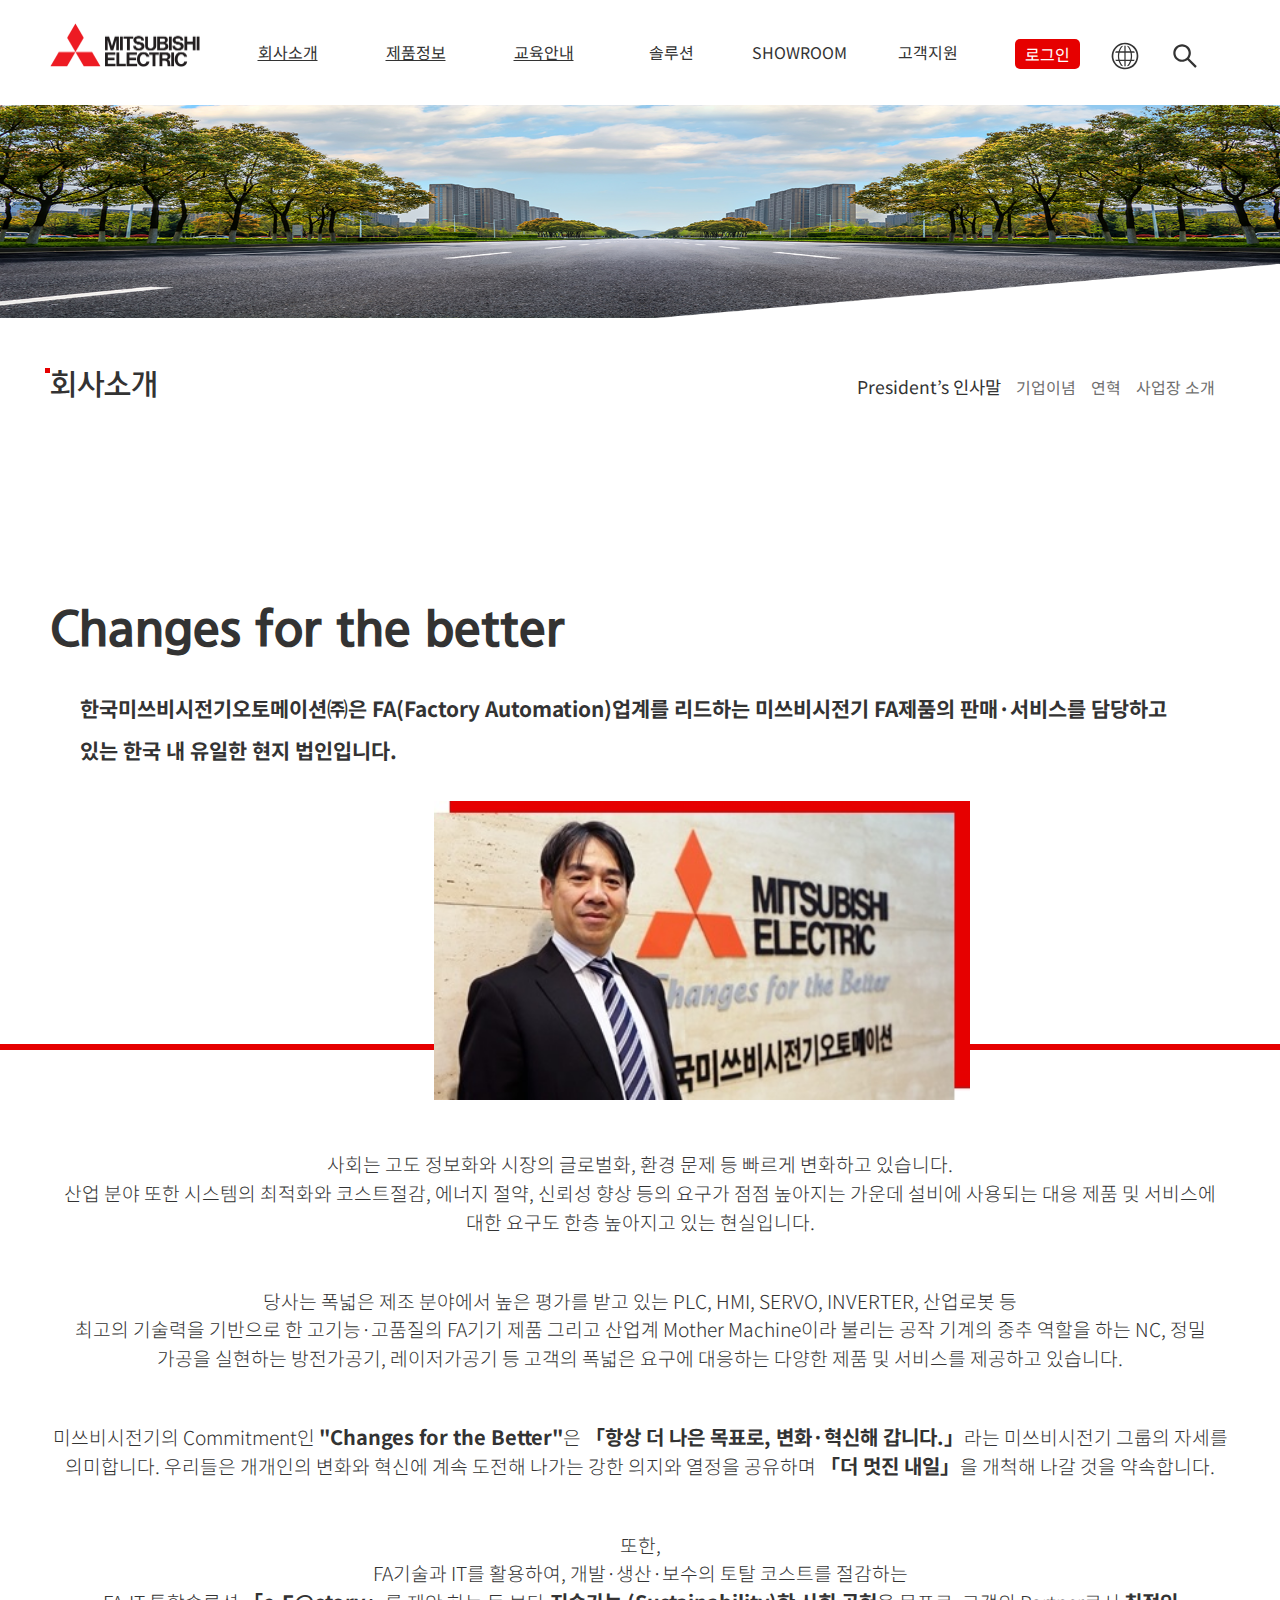
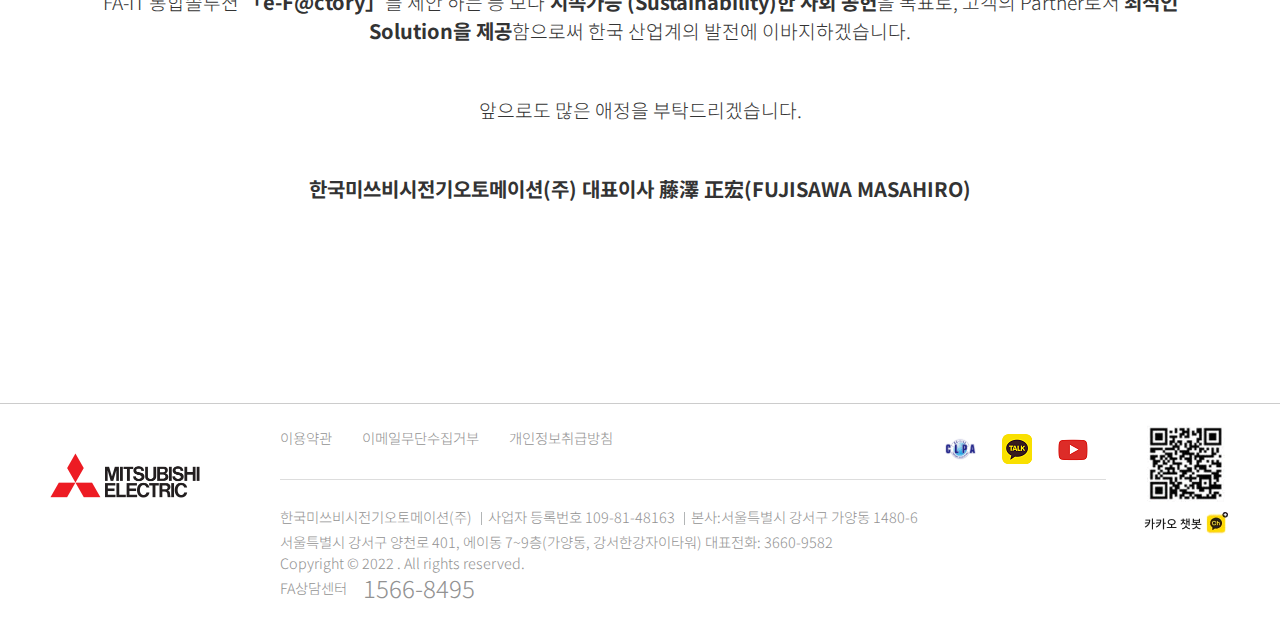
<file: sub_president.html>
<!DOCTYPE html>
<html lang="en">
<head>
<meta charset="UTF-8">
<meta http-equiv="X-UA-Compatible" content="IE=edge">
<meta name="viewport" content="width=device-width, initial-scale=1.0">
<title>가짜미쓰비시전기오토메이션(유)</title>
<link rel="stylesheet" href="./css/common.css">
<link rel="stylesheet" href="./css/slick.css">
<link rel="stylesheet" href="./css/scrolling.css">
<link rel="stylesheet" href="./css/style_sub_president.css">
<link rel="stylesheet" href="https://cdnjs.cloudflare.com/ajax/libs/font-awesome/6.1.1/css/all.min.css">
<link rel="shortcut icon" href="./img/favicon.ico" type="image/x-icon">
<link rel="icon" href="./img/favicon.ico" type="image/x-icon">
<script defer src="./js/jquery-3.1.1.min.js"></script>
<script defer src="./js/jquery-migrate-3.0.0.js"></script>
<script defer src="./js/slick.js"></script>
<script defer src="./js/effects.js"></script>
<script defer src="./js/header_nav.js"></script>
</head>
<body>
<div id="wrap">
	<header id="header">
	<div class="hinner flex">
		<h1 class="logo"><a href="./index.html"><img src="./img/logo.png" alt="로고"></a></h1>
		<nav id="nav">
		<ul class="gnb mainMenu flex">
			<li>
			<a href="sub_president.html" class="link_go">회사소개 </a>
			<ul class="depth2">
				<li class="now"><a href="sub_president.html" class="link_go">President’s 인사말 </a></li>
				<li><a href="javascrpit:void(0)">기업이념</a></li>
				<li><a href="javascrpit:void(0)">연혁</a></li>
				<li><a href="javascrpit:void(0)">사업장 소개</a></li>
			</ul>
			<!--depth2-->
			</li>
			<li>
			<a href="sub_product.html" class="link_go">제품정보 </a>
			<ul class="depth2">
				<li><a href="sub_product.html" class="link_go">엣지 컴퓨팅 제품 </a></li>
				<li><a href="javascrpit:void(0)">컨트롤러</a></li>
				<li><a href="javascrpit:void(0)">드라이브 제품</a></li>
				<li><a href="javascrpit:void(0)">GOT · SCADA</a></li>
				<li><a href="javascrpit:void(0)">산업용 로봇</a></li>
				<li><a href="javascrpit:void(0)">저압기기</a></li>
				<li><a href="javascrpit:void(0)">고압기기</a></li>
				<li><a href="javascrpit:void(0)">전력 모니터링 제품</a></li>
				<li><a href="javascrpit:void(0)">가공기</a></li>
			</ul>
			<!--depth2-->
			</li>
			<li>
			<a href="sub_edu.html" class="link_go">교육안내 </a>
			<ul class="depth2">
				<li><a href="sub_edu.html" class="link_go">교육소개 </a></li>
				<li><a href="javascrpit:void(0)">정기교육</a></li>
				<li><a href="javascrpit:void(0)">맞춤식교육</a></li>
				<li><a href="javascrpit:void(0)">이러닝 (e-learning)</a></li>
				<li><a href="javascrpit:void(0)">나에게 맞는 강좌 찾기</a></li>
				<li><a href="javascrpit:void(0)">교육장안내</a></li>
				<li><a href="javascrpit:void(0)">교육 FAQ</a></li>
			</ul>
			<!--depth2-->
			</li>
			<li>
			<a href="javascrpit:void(0)">솔루션</a>
			<ul class="depth2">
				<li><a href="javascrpit:void(0)">목적별 솔루션</a></li>
				<li><a href="javascrpit:void(0)">iQ Monozukuri</a></li>
				<li><a href="javascrpit:void(0)">e-F@ctory</a></li>
				<li><a href="javascrpit:void(0)">e-F@ctory Alliance</a></li>
			</ul>
			<!--depth2-->
			</li>
			<li>
			<a href="javascrpit:void(0)">SHOWROOM</a>
			<ul class="depth2">
				<li><a href="javascrpit:void(0)">테크니컬센터</a></li>
				<li><a href="javascrpit:void(0)">FA시스템 전시장</a></li>
				<li><a href="javascrpit:void(0)">e-F@ctory Model Line</a></li>
			</ul>
			<!--depth2-->
			</li>
			<li>
			<a href="javascrpit:void(0)">고객지원</a>
			<ul class="depth2">
				<li><a href="javascrpit:void(0)">FA기술상담센터</a></li>
				<li><a href="javascrpit:void(0)">문의처</a></li>
				<li><a href="javascrpit:void(0)">A/S센터 안내</a></li>
				<li><a href="javascrpit:void(0)">FA용어사전</a></li>
				<li><a href="javascrpit:void(0)">DOWNLOAD</a></li>
				<li><a href="javascrpit:void(0)">FAQ</a></li>
				<li><a href="javascrpit:void(0)">Q&A</a></li>
				<li><a href="javascrpit:void(0)">판매점</a></li>
				<li><a href="javascrpit:void(0)">GOT샘플프로그램</a></li>
				<li><a href="javascrpit:void(0)">단종기종</a></li>
				<li><a href="javascrpit:void(0)">글로벌 비즈니스 서포트</a></li>
			</ul>
			<!--depth2-->
			</li>
		</ul>
		<!--gnb-->
		</nav>
		<div class="nav_btn">
			<ul class="flex">
				<li class="login">
				<a href="javascrpit:void(0)" class="login_btn"><span class="bold">로그인</span></a>
				<div class="backg">
					<form class="login_form flex">
						<input type="text" required autocomplete="on" placeholder="아이디를 입력하세요">
						<input type="password" required autocomplete="on" placeholder="비밀번호를 입력하세요">
						<input type="submit" class="submit" value="로그인">
						<div class="sign flex">
							<p>
								<a href="javascrpit:void(0)">아이디/비밀번호 찾기</a>
							</p>
							<p>
								<a href="javascrpit:void(0)">회원 가입</a>
							</p>
						</div>
					</form>
				</div>
				</li>
				<li class="language">
				<a href="javascrpit:void(0)"><img src="./img/clarity_world-line.svg" alt="언어선택"></a>
				<div class="lang_menu">
					<p>
						<a href="javascrpit:void(0)">KOR</a>
					</p>
					<p>
						<a href="javascrpit:void(0)">ENG</a>
					</p>
					<p>
						<a href="javascrpit:void(0)">JPN</a>
					</p>
				</div>
				</li>
				<li class="search">
				<button><img src="./img/search_off.svg" alt="검색"></button>
				<div id="pop_up">
					<form class="pop_search">
						<a href="javascrpit:void(0)" class="x_btn"><img src="./img/search_on.svg" alt="검색창 끄기"></a>
						<input type="text" name="focus" required class="search-box" autocomplete="on" placeholder="검색어를 입력하세요">
						<div class="recent flex">
							<p>
								최근 검색어
							</p>
							<p class="flex">
								<a href="javascrpit:void(0)"> PCB</a><a href="javascrpit:void(0)">반도체패키징산업전</a><a href="javascrpit:void(0)">e-factory</a>
							</p>
						</div>
					</form>
				</div>
				</li>
				<li>
				<button id="nav_btn" class="mo_nav_menu">
				<img src="./img/bars-solid_off.svg" alt="모바일 네비게이션">
				</button>
				</li>
			</ul>
		</div>
	</div>
	</header>
	<div class="nav_pop">
		<nav id="nav_m">
		<p class="close_btn">
			<img src="img/search_on.svg" alt="끄기버튼">
		</p>
		<div id="nav_top">
			<p>
				<img src="img/logo.png" alt="로고">
			</p>
			<p>
				세계를 선두하는 미래의 혁신 FA 미쓰비시오토메이션!
			</p>
			<p class="log">
				<a href="javascrpit:void(0)">로그인</a> / <a href="javascrpit:void(0)">회원가입</a>
			</p>
		</div>
		<div id="wrap_head">
			<ul id="btn1">
				<li class="link_on">
				<a href="javascrpit:void(0)">회사소개 </a>
				<ul class="sub">
					<li><a href="sub_president.html" class="link_go">President’s 인사말 </a></li>
					<li><a href="javascrpit:void(0)">기업이념</a></li>
					<li><a href="javascrpit:void(0)">연혁</a></li>
					<li><a href="javascrpit:void(0)">사업장 소개</a></li>
				</ul>
				</li>
				<li class="">
				<a href="javascrpit:void(0)">제품정보 </a>
				<ul class="sub">
					<li><a href="sub_product.html" class="link_go">엣지 컴퓨팅 제품 </a></li>
					<li><a href="javascrpit:void(0)">컨트롤러</a></li>
					<li><a href="javascrpit:void(0)">드라이브 제품</a></li>
					<li><a href="javascrpit:void(0)">GOT · SCADA</a></li>
					<li><a href="javascrpit:void(0)">산업용 로봇</a></li>
					<li><a href="javascrpit:void(0)">저압기기</a></li>
					<li><a href="javascrpit:void(0)">고압기기</a></li>
					<li><a href="javascrpit:void(0)">전력 모니터링 제품</a></li>
					<li><a href="javascrpit:void(0)">가공기</a></li>
				</ul>
				</li>
				<li class="">
				<a href="javascrpit:void(0)">교육안내 </a>
				<ul class="sub">
					<li><a href="sub_edu.html" class="link_go">교육소개 </a></li>
					<li><a href="javascrpit:void(0)">정기교육</a></li>
					<li><a href="javascrpit:void(0)">맞춤식교육</a></li>
					<li><a href="javascrpit:void(0)">이러닝(e-learning)</a></li>
					<li><a href="javascrpit:void(0)">나에게 맞는 강좌 찾기</a></li>
					<li><a href="javascrpit:void(0)">교육장안내</a></li>
					<li><a href="javascrpit:void(0)">교육 FAQ</a></li>
				</ul>
				</li>
				<li class="">
				<a href="javascrpit:void(0)">솔루션</a>
				<ul class="sub">
					<li><a href="javascrpit:void(0)">목적별 솔루션</a></li>
					<li><a href="javascrpit:void(0)">iQ Monozukuri</a></li>
					<li><a href="javascrpit:void(0)">e-F@ctory</a></li>
					<li><a href="javascrpit:void(0)">e-F@ctory Alliance</a></li>
				</ul>
				</li>
				<li class="">
				<a href="javascrpit:void(0)">SHOWROOM</a>
				<ul class="sub">
					<li><a href="javascrpit:void(0)">테크니컬센터</a></li>
					<li><a href="javascrpit:void(0)">FA시스템 전시장</a></li>
					<li><a href="javascrpit:void(0)">e-F@ctory Model Line</a></li>
				</ul>
				</li>
				<li class="">
				<a href="javascrpit:void(0)">고객지원</a>
				<ul class="sub">
					<li><a href="javascrpit:void(0)">FA기술상담센터</a></li>
					<li><a href="javascrpit:void(0)">문의처</a></li>
					<li><a href="javascrpit:void(0)">A/S센터 안내</a></li>
					<li><a href="javascrpit:void(0)">FA용어사전</a></li>
					<li><a href="javascrpit:void(0)">DOWNLOAD</a></li>
					<li><a href="javascrpit:void(0)">FAQ</a></li>
					<li><a href="javascrpit:void(0)">Q&A</a></li>
					<li><a href="javascrpit:void(0)">판매점</a></li>
					<li><a href="javascrpit:void(0)">GOT샘플프로그램</a></li>
					<li><a href="javascrpit:void(0)">단종기종</a></li>
					<li><a href="javascrpit:void(0)">글로벌비즈니스서포트</a></li>
				</ul>
				</li>
			</ul>
		</div>
		</nav>
	</div>
	<!-- mobile nav -->
	<div class="sub_menu">
		<div class="top_img">
			<img src="./img/beautiful-travel-road.png" alt="아름다운 여행길 출처:https://www.freepik.com/author/evening-tao">
		</div>
		<div class="inner">
			<div class="lnb flex">
				<h3>회사소개</h3>
				<ul class="lnb_inner flex">
					<li class="sub_now"><a href="javascrpit:void(0)">President’s 인사말</a></li>
					<li><a href="javascrpit:void(0)">기업이념</a></li>
					<li><a href="javascrpit:void(0)">연혁</a></li>
					<li><a href="javascrpit:void(0)">사업장 소개</a></li>
				</ul>
			</div>
		</div>
	</div>
	<section id="sect1">
	<div class="inner">
		<h2 class="catch">Changes for the better</h2>
		<div class="sect1_top flex">
			<p>
				한국미쓰비시전기오토메이션㈜은 FA(Factory Automation)업계를 리드하는 미쓰비시전기 FA제품의 판매·서비스를 담당하고 있는 한국 내 유일한 현지 법인입니다.
			</p>
			<div class="ceo_img">
				<img src="./img/mitsubishidaichyou.jpg" alt="미쓰비시건물에 서있는 사람">
			</div>
		</div>
		<div class="sect1_bot">
			<p>
				<span class="p1024">사회는 고도 정보화와 시장의 글로벌화, 환경 문제 등 빠르게 변화하고 있습니다. </span>
				산업 분야 또한 <span class=" ">시스템의 최적화와 코스트절감, 에너지 절약, 신뢰성 향상 등의 요구가 점점 높아지는 가운데 설비에 사용되는 대응 제품 및 서비스에 대한 요구도 한층 높아지고 있는 현실입니다.</span>
			</p>
			<p>
				<span class="p1024">당사는 폭넓은 제조 분야에서 높은 평가를 받고 있는 PLC, HMI, SERVO, INVERTER, 산업로봇 등</span> 최고의 기술력을 기반으로 한 고기능·고품질의 FA기기 제품 그리고 산업계 Mother Machine이라 불리는 공작 기계의 중추 역할을 하는 NC, 정밀 가공을 실현하는 방전가공기, 레이저가공기 등 고객의 폭넓은 요구에 대응하는 다양한 제품 및 서비스를 제공하고 있습니다.
			</p>
			<p>
				<span class="p768">미쓰비시전기의 Commitment인 <span class="bold">"Changes for the Better"</span>은</span>
				<span class="p768"><span class="bold">「항상 더 나은 목표로, 변화·혁신해 갑니다.」</span>라는 미쓰비시전기 그룹의 자세를 의미합니다.</span>
				<span class="p768">우리들은 개개인의 변화와 혁신에 계속 도전해 나가는 강한 의지와 열정을 공유하며</span>
				<span class="bold">「더 멋진 내일」</span>을 개척해 나갈 것을 약속합니다.
			</p>
			<p>
				 또한, <span class="p1024">FA기술과 IT를 활용하여, 개발·생산·보수의 토탈 코스트를 절감하는</span> FA-IT 통합솔루션 <span class="bold">「e-F@ctory」</span>를 제안 하는 등 보다<span class="p768"><span class="bold"> 지속가능 (Sustainability)한 사회 공헌</span>을 목표로, </span>
				고객의 Partner로서 <span class="bold"> 최적인 Solution을 제공</span>함으로써 한국 산업계의 발전에 이바지하겠습니다.
			</p>
			<p>
				 앞으로도 많은 애정을 부탁드리겠습니다.
			</p>
			<p class="CEO">
				<span class="bold">한국미쓰비시전기오토메이션(주) 대표이사 藤澤 正宏(FUJISAWA MASAHIRO) </span>
			</p>
		</div>
	</div>
	</section>
	<footer id="footer">
	<div class="inner flex">
		<h1 class="bot_log"><a href="./index.html"><img src="img/logo.png" alt="로고"></a></h1>
		<div class="foot">
			<div class="foot_top">
				<div class="foot_top_txt">
					<p>
						<a href="javascrpit:void(0)">이용약관</a>
					</p>
					<p>
						<a href="javascrpit:void(0)">이메일무단수집거부</a>
					</p>
					<p>
						<a href="javascrpit:void(0)">개인정보취급방침</a>
					</p>
				</div>
				<div class="foot_top_icon">
					<a href="javascrpit:void(0)">
					<p class="foot_icon">
						<img src="img/Rectangle_33.svg" alt="CLPA로고">
					</p>
					</a>
					<a href="javascrpit:void(0)">
					<p class="foot_icon">
						<img src="img/kakaotalk_logo.png" alt="미쓰비시전기카카오톡로고">
					</p>
					</a>
					<a href="javascrpit:void(0)">
					<p class="foot_icon">
						<img src="img/youtu.be.png" alt="미쓰비시전기유튜브">
					</p>
					</a>
				</div>
			</div>
			<div class="foot_bot">
				<div class="flex">
					<p>
						한국미쓰비시전기오토메이션(주)<span class="bold"></span>
					</p>
					<p>
						사업자 등록번호 109-81-48163 <span class="bold"></span>
					</p>
					<p>
						본사:서울특별시 강서구 가양동 1480-6
					</p>
				</div>
				<p>
					서울특별시 강서구 양천로 401, 에이동 7~9층(가양동, 강서한강자이타워) 대표전화: 3660-9582
				</p>
				<p class="copy">
					Copyright &copy; 2022 . All rights reserved.
				</p>
				<div class="abs flex">
					<p>
						FA상담센터
					</p>
					<p class="num">
						 1566-8495
					</p>
				</div>
			</div>
		</div>
		<div class="chat_bot">
			<img src="./img/fbanner_kakaochatbot_v2.png" alt="카카오톡 챗봇 QR코드">
		</div>
	</div>
	</footer>
	<div class="quick_btn">
		<p>
			<span class="open">+</span>
		</p>
		<p class="btn1">
			<a href="javascrpit:void(0)" class="top">TOP</a>
		</p>
		<p class="btn2">
			<a href="javascrpit:void(0)"> FA 센터</a>
		</p>
		<p class="btn3">
			<a href="javascrpit:void(0)">FA 특약점</a>
		</p>
	</div>
</div>
</body>
</html>
</file>
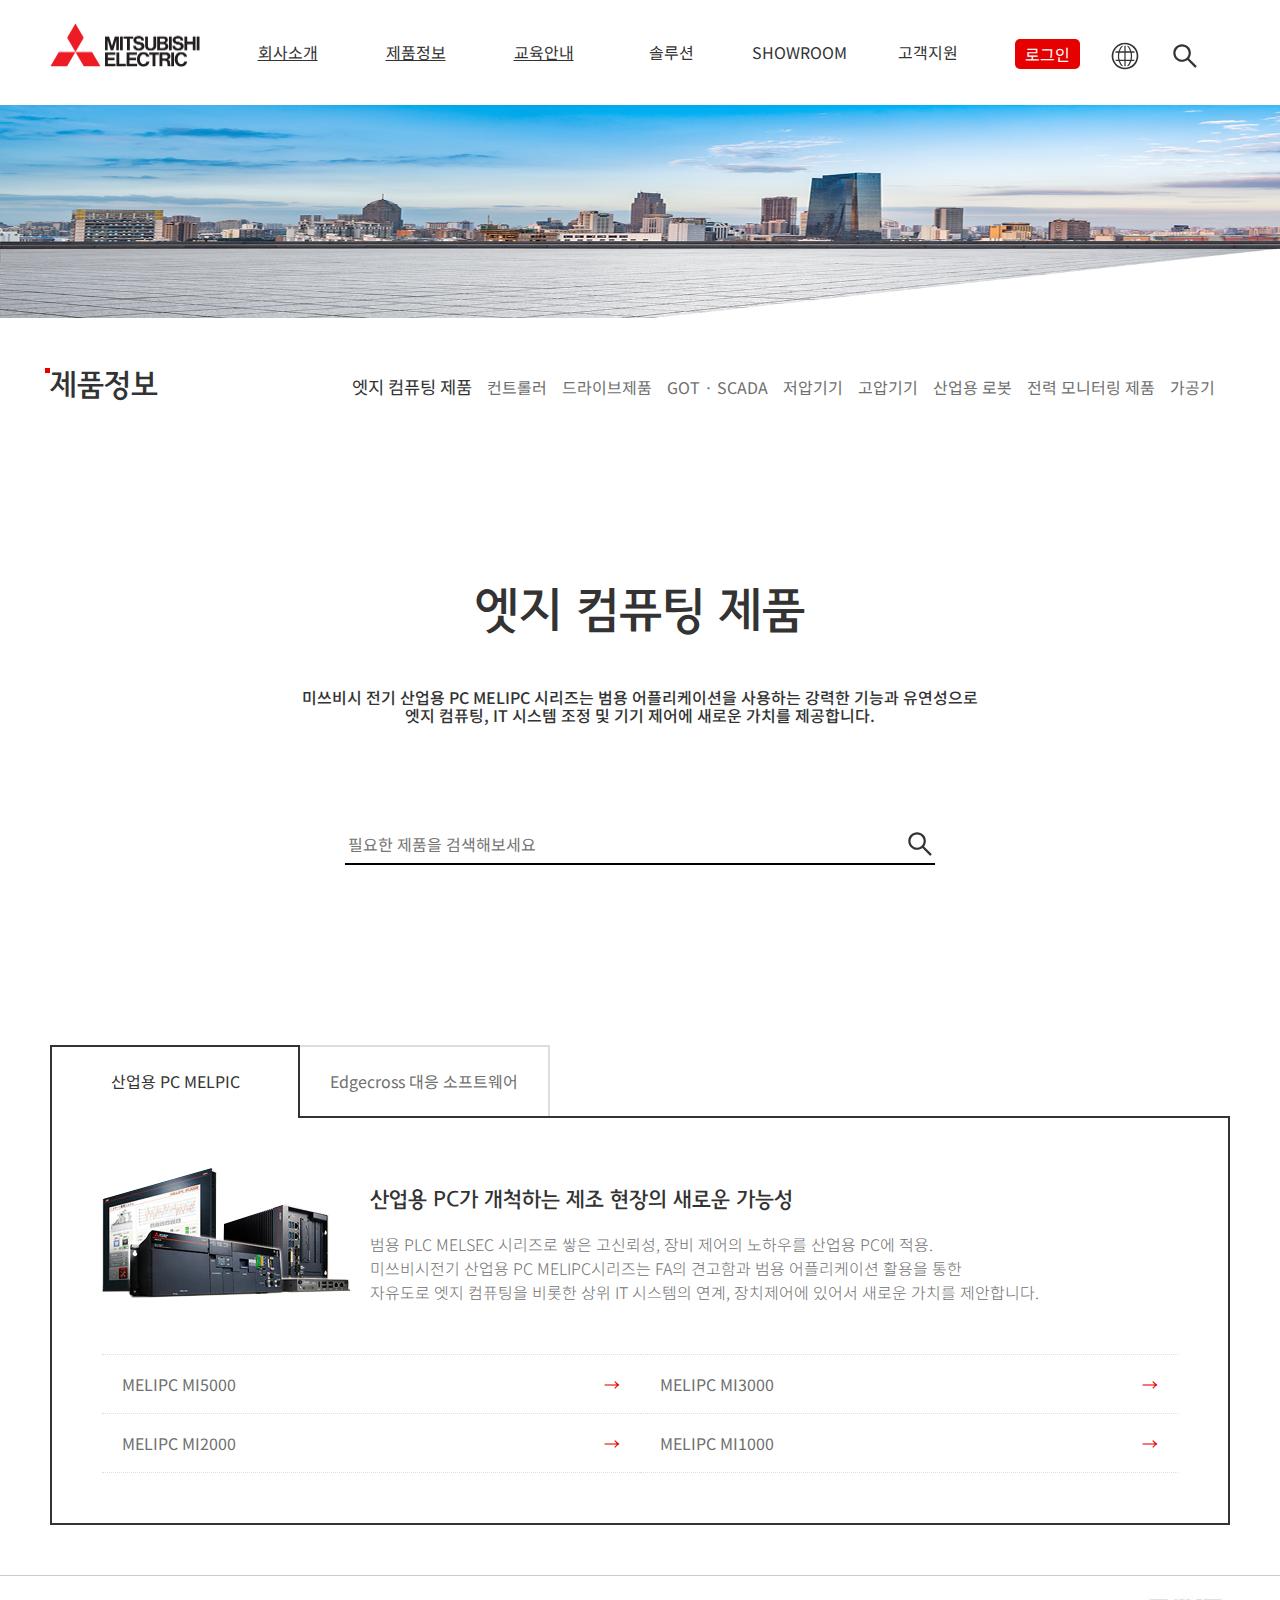
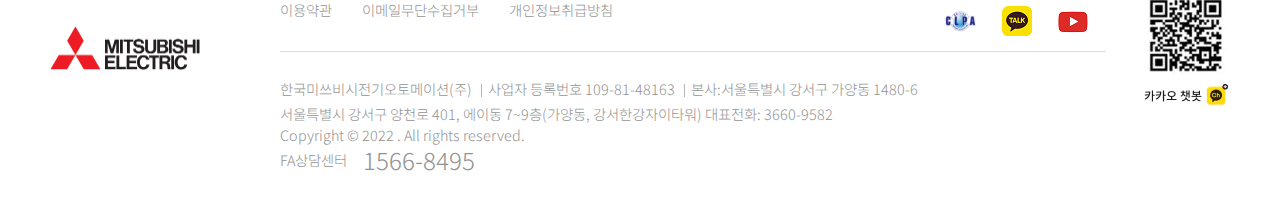
<file: sub_product.html>
<!DOCTYPE html>
<html lang="en">
<head>
    <meta charset="UTF-8">
    <meta http-equiv="X-UA-Compatible" content="IE=edge">
    <meta name="viewport" content="width=device-width, initial-scale=1.0">
    <title>가짜미쓰비시전기오토메이션(유)</title>
    <link rel="stylesheet" href="./css/common.css">
    <link rel="stylesheet" href="./css/slick.css">
    <link rel="stylesheet" href="./css/scrolling.css">
    <link rel="stylesheet" href="./css/style_sub_product.css">
    <link rel="stylesheet" href="https://cdnjs.cloudflare.com/ajax/libs/font-awesome/6.1.1/css/all.min.css">
    <link rel="shortcut icon" href="./img/favicon.ico" type="image/x-icon">
    <link rel="icon" href="./img/favicon.ico" type="image/x-icon">
    <script defer src="./js/jquery-3.1.1.min.js"></script>
    <script defer src="./js/jquery-migrate-3.0.0.js"></script>
    <script defer src="./js/slick.js"></script>
    <script defer src="./js/effects.js"></script>
    <script defer src="./js/header_nav.js"></script>
    <script defer src="./js/tabs_product.js"></script>
</head>
<body>
    <div id="wrap">
        <header id="header">
            <div class="hinner flex">
              <h1 class="logo"><a href="./index.html"><img src="./img/logo.png" alt="로고"></a></h1>
              <nav id="nav">
                <ul class="gnb mainMenu flex">
                  <li>
                    <a href="sub_president.html" class="link_go">회사소개 </a>
                    <ul class="depth2">
                      <li><a href="sub_president.html" class="link_go">President’s 인사말 </a></li>
                      <li><a href="javascrpit:void(0)">기업이념</a></li>
                      <li><a href="javascrpit:void(0)">연혁</a></li>
                      <li><a href="javascrpit:void(0)">사업장 소개</a></li>
                    </ul><!--depth2-->
                  </li>
                  <li>
                    <a href="sub_product.html" class="link_go">제품정보 </a>
                    <ul class="depth2">
                      <li class="now"><a href="sub_product.html" class="link_go">엣지 컴퓨팅 제품 </a></li>
                      <li><a href="javascrpit:void(0)">컨트롤러</a></li>
                      <li><a href="javascrpit:void(0)">드라이브 제품</a></li>
                      <li><a href="javascrpit:void(0)">GOT · SCADA</a></li>
                      <li><a href="javascrpit:void(0)">산업용 로봇</a></li>
                      <li><a href="javascrpit:void(0)">저압기기</a></li>
                      <li><a href="javascrpit:void(0)">고압기기</a></li>
                      <li><a href="javascrpit:void(0)">전력 모니터링 제품</a></li>
                      <li><a href="javascrpit:void(0)">가공기</a></li>
                    </ul><!--depth2-->
                  </li>
                  <li>
                    <a href="sub_edu.html" class="link_go">교육안내 </a>
                    <ul class="depth2">
                      <li><a href="sub_edu.html" class="link_go">교육소개 </a></li>
                      <li><a href="javascrpit:void(0)">정기교육</a></li>
                      <li><a href="javascrpit:void(0)">맞춤식교육</a></li>
                      <li><a href="javascrpit:void(0)">이러닝 (e-learning)</a></li>
                      <li><a href="javascrpit:void(0)">나에게 맞는 강좌 찾기</a></li>
                      <li><a href="javascrpit:void(0)">교육장안내</a></li>
                      <li><a href="javascrpit:void(0)">교육 FAQ</a></li>
                    </ul><!--depth2-->
                  </li>
                  <li>
                    <a href="javascrpit:void(0)">솔루션</a>
                    <ul class="depth2">
                      <li><a href="javascrpit:void(0)">목적별 솔루션</a></li>
                      <li><a href="javascrpit:void(0)">iQ Monozukuri</a></li>
                      <li><a href="javascrpit:void(0)">e-F@ctory</a></li>
                      <li><a href="javascrpit:void(0)">e-F@ctory Alliance</a></li>
                    </ul><!--depth2-->
                  </li>
                  <li>
                    <a href="javascrpit:void(0)">SHOWROOM</a>
                    <ul class="depth2">
                      <li><a href="javascrpit:void(0)">테크니컬센터</a></li>
                      <li><a href="javascrpit:void(0)">FA시스템 전시장</a></li>
                      <li><a href="javascrpit:void(0)">e-F@ctory Model Line</a></li>
                    </ul><!--depth2-->
                  </li>
                  <li>
                    <a href="javascrpit:void(0)">고객지원</a>
                    <ul class="depth2">
                      <li><a href="javascrpit:void(0)">FA기술상담센터</a></li>
                      <li><a href="javascrpit:void(0)">문의처</a></li>
                      <li><a href="javascrpit:void(0)">A/S센터 안내</a></li>
                      <li><a href="javascrpit:void(0)">FA용어사전</a></li>
                      <li><a href="javascrpit:void(0)">DOWNLOAD</a></li>
                      <li><a href="javascrpit:void(0)">FAQ</a></li>
                      <li><a href="javascrpit:void(0)">Q&A</a></li>
                      <li><a href="javascrpit:void(0)">판매점</a></li>
                      <li><a href="javascrpit:void(0)">GOT샘플프로그램</a></li>
                      <li><a href="javascrpit:void(0)">단종기종</a></li>
                      <li><a href="javascrpit:void(0)">글로벌 비즈니스 서포트</a></li>
                    </ul><!--depth2-->
                  </li>
                </ul><!--gnb-->
              </nav>
              <div class="nav_btn">
                <ul class="flex">
                  <li  class="login">
                <a href="javascrpit:void(0)" class="login_btn"><span>로그인</span></a>
                <div class="backg">
                  <form class="login_form flex">
                    <input type="text" required  autocomplete="on" placeholder="아이디를 입력하세요">
                    <input type="password" required  autocomplete="on" placeholder="비밀번호를 입력하세요">
                    <input type="submit" class="submit" value="로그인">
                    <div class="sign flex">
                      <p><a href="javascrpit:void(0)">아이디/비밀번호 찾기</a></p>
                      <p><a href="javascrpit:void(0)">회원 가입</a></p>
                    </div>
                  </form>
                </div>
              </li>
              <li class="language">
                <a href="javascrpit:void(0)" ><img src="./img/clarity_world-line.svg" alt="언어선택"></a>
                <div class="lang_menu">
                  <p><a href="javascrpit:void(0)">KOR</a></p>
                  <p><a href="javascrpit:void(0)">ENG</a></p>
                  <p><a href="javascrpit:void(0)">JPN</a></p>
                </div>
              </li>
              <li  class="search">
                <button><img src="./img/search_off.svg" alt="검색"></button>
                <div id="pop_up">
                  <form class="pop_search">
                    <a href="javascrpit:void(0)" class="x_btn"><img src="./img/search_on.svg" alt="검색창 끄기"></a>
                  <input type="text" name="focus" required class="search-box" autocomplete="on" placeholder="검색어를 입력하세요">
                  <div class="recent flex">
                    <p>최근 검색어</p><p class="flex"><a href="javascrpit:void(0)"> PCB</a> <a href="javascrpit:void(0)">반도체패키징산업전</a> <a href="javascrpit:void(0)">e-factory</a> </p>
                  </div>
                  </form>
                </div>
              </li>
              <li>
                <button id="nav_btn" class="mo_nav_menu">
                  <img src="./img/bars-solid_off.svg" alt="모바일 네비게이션">
                </button>
              </li>
              </ul>
              </div>
            </div>
          </header>
          <div class="nav_pop">
            <nav id="nav_m">
              <p class="close_btn">
                <img src="img/search_on.svg" alt="끄기 버튼">
              </p>
               <div id="nav_top">
                 <p><img src="img/logo.png" alt="로고"></p>
                 <p>세계를 선두하는 미래의 혁신 FA 미쓰비시오토메이션!</p>
                 <p class="log"><a href="javascrpit:void(0)">로그인</a> / <a href="javascrpit:void(0)">회원가입</a></p>
               </div>
               <div id="wrap_head">
            <ul id="btn1">
                <li>
                  <a href="javascrpit:void(0)">회사소개 </a>
                  <ul class="sub">
                    <li><a href="sub_president.html" class="link_go">President’s 인사말 </a></li>
                    <li><a href="javascrpit:void(0)">기업이념</a></li>
                    <li><a href="javascrpit:void(0)">연혁</a></li>
                    <li><a href="javascrpit:void(0)">사업장 소개</a></li>
                  </ul>
                </li>
                <li  class="link_on">
                  <a href="javascrpit:void(0)">제품정보 </a>
                  <ul class="sub">
                    <li><a href="sub_product.html" class="link_go">엣지 컴퓨팅 제품 </a></li>
                    <li><a href="javascrpit:void(0)">컨트롤러</a></li>
                    <li><a href="javascrpit:void(0)">드라이브 제품</a></li>
                    <li><a href="javascrpit:void(0)">GOT · SCADA</a></li>
                    <li><a href="javascrpit:void(0)">산업용 로봇</a></li>
                    <li><a href="javascrpit:void(0)">저압기기</a></li>
                    <li><a href="javascrpit:void(0)">고압기기</a></li>
                    <li><a href="javascrpit:void(0)">전력 모니터링 제품</a></li>
                    <li><a href="javascrpit:void(0)">가공기</a></li>
                  </ul>
                </li>
                <li class="">
                  <a href="javascrpit:void(0)">교육안내 </a>
                  <ul class="sub">
                    <li><a href="sub_edu.html" class="link_go">교육소개 </a></li>
                    <li><a href="javascrpit:void(0)">정기교육</a></li>
                    <li><a href="javascrpit:void(0)">맞춤식교육</a></li>
                    <li><a href="javascrpit:void(0)">이러닝(e-learning)</a></li>
                    <li><a href="javascrpit:void(0)">나에게 맞는 강좌 찾기</a></li>
                    <li><a href="javascrpit:void(0)">교육장안내</a></li>
                    <li><a href="javascrpit:void(0)">교육 FAQ</a></li>
                  </ul>
                </li>
                <li class="">
                  <a href="javascrpit:void(0)">솔루션</a>
                  <ul class="sub">
                    <li><a href="javascrpit:void(0)">목적별 솔루션</a></li>
                    <li><a href="javascrpit:void(0)">iQ Monozukuri</a></li>
                    <li><a href="javascrpit:void(0)">e-F@ctory</a></li>
                    <li><a href="javascrpit:void(0)">e-F@ctory Alliance</a></li>
                  </ul>
                </li>
                <li class="">
                  <a href="javascrpit:void(0)">SHOWROOM</a>
                  <ul class="sub">
                    <li><a href="javascrpit:void(0)">테크니컬센터</a></li>
                    <li><a href="javascrpit:void(0)">FA시스템 전시장</a></li>
                    <li><a href="javascrpit:void(0)">e-F@ctory Model Line</a></li>
                  </ul>
                </li>
                <li class="">
                  <a href="javascrpit:void(0)">고객지원</a>
                  <ul class="sub">
                    <li><a href="javascrpit:void(0)">FA기술상담센터</a></li>
                    <li><a href="javascrpit:void(0)">문의처</a></li>
                    <li><a href="javascrpit:void(0)">A/S센터 안내</a></li>
                    <li><a href="javascrpit:void(0)">FA용어사전</a></li>
                    <li><a href="javascrpit:void(0)">DOWNLOAD</a></li>
                    <li><a href="javascrpit:void(0)">FAQ</a></li>
                    <li><a href="javascrpit:void(0)">Q&A</a></li>
                    <li><a href="javascrpit:void(0)">판매점</a></li>
                    <li><a href="javascrpit:void(0)">GOT샘플프로그램</a></li>
                    <li><a href="javascrpit:void(0)">단종기종</a></li>
                    <li><a href="javascrpit:void(0)">글로벌비즈니스서포트</a></li>
                  </ul>
                </li>
              </ul>
              </div>
              </nav>
          </div>
          <!-- mobile nav -->
          <div class="sub_menu">
            <div class="top_img">
                <img src="./img/big-city.png" alt="큰 도시 출처:https://www.freepik.com/author/evening-tao">
            </div>
            <div class="inner">
                <div class="lnb flex">
                    <h3>제품정보</h3>
                    <ul class="lnb_inner flex">
                        <li class="sub_now"><a href="javascrpit:void(0)">엣지 컴퓨팅 제품</a></li>
                        <li><a href="javascrpit:void(0)">컨트롤러</a></li>
                        <li><a href="javascrpit:void(0)">드라이브제품</a></li>
                        <li><a href="javascrpit:void(0)">GOT · SCADA</a></li>
                        <li><a href="javascrpit:void(0)">저압기기</a></li>
                        <li><a href="javascrpit:void(0)">고압기기</a></li>
                        <li><a href="javascrpit:void(0)">산업용 로봇</a></li>
                        <li><a href="javascrpit:void(0)">전력 모니터링 제품</a></li>
                        <li><a href="javascrpit:void(0)">가공기</a></li>
                    </ul>
                </div>
            </div>
        </div>
        <section class="sub_main">
          <h2 class="none">페이지 안쪽의 메인섹션입니다.</h2>
          <div class="inner">
            <article class="edge_computing">
              <h2>엣지 컴퓨팅 제품</h2>
              <p>미쓰비시 전기 산업용 PC MELIPC 시리즈는 범용 어플리케이션을 사용하는 강력한 기능과 유연성으로 <br>
                엣지 컴퓨팅, IT 시스템 조정 및 기기 제어에 새로운 가치를 제공합니다.</p>
            </article>
            <form class="flex">
              <input type="text" name="focus" required class="search" placeholder="필요한 제품을 검색해보세요">
              <button>
              <img src="./img/search_off.svg" alt="검색">
              </button>
            </form>
          </div>
        </section>
        <section class="product">
          <h2 class="none">상품의 종류를 나열한 목록입니다.</h2>
          <div class="inner">
            <article class="tabset">
              <ul class="pro_menu tabs flex">
                <li class="on">
                   산업용 PC MELPIC
                </li>
                <li class="off">
                  Edgecross 대응 소프트웨어
                </li>
              </ul>
            <div class="panels">
              <div id="panel1-1" class="pro_wrap panel">
              <div class="detail flex">
                <div class="pro_img">
                  <img src="./img/melsec.png" alt="MELSEC사진">
                </div>
                  <div class="pro_txt">
                    <h2>산업용 PC가 개척하는 제조 현장의 새로운 가능성</h2>
                    <p>
                      범용 PLC MELSEC 시리즈로 쌓은 고신뢰성, 장비 제어의 노하우를 산업용 PC에 적용. <br>
                      미쓰비시전기 산업용 PC MELIPC시리즈는 FA의 견고함과 범용 어플리케이션 활용을 통한 <br>
                      자유도로 엣지 컴퓨팅을 비롯한 상위 IT 시스템의 연계, 장치제어에 있어서 새로운 가치를 제안합니다.
                    </p>
                  </div>
                </div>
                <ul class="item_list flex">
                  <li>
                    <a href="javascrpit:void(0)">MELIPC MI5000 <span class="red">→</span></a>
                  </li>
                  <li>
                    <a href="javascrpit:void(0)">MELIPC MI3000 <span class="red">→</span></a>
                  </li>
                  <li>
                    <a href="javascrpit:void(0)">MELIPC MI2000 <span class="red">→</span></a>
                  </li>
                  <li>
                    <a href="javascrpit:void(0)">MELIPC MI1000 <span class="red">→</span></a>
                  </li>
                </ul>
              </div>
              <div id="panel1-2" class="pro_wrap panel">
                <div class="detail flex">
                  <div class="pro_img">
                    <img src="./img/edgecross.png" alt="엣지크로스">
                  </div>
                  <div class="pro_txt">
                    <h2>데이터의 수집·활용으로 생산 현장에 새로운 가치를 제공</h2>
                    <p>
                      FA와 IT의 협력을 실현하는 개방된 엣지 컴퓨팅 영역의 <br>
                      소프트웨어 플랫폼 ‘Edgecross’에 대응한 소프트웨어 제품군입니다. <br>
                      생산 현장의 데이터를 활용한 다양한 솔루션으로 생산 현장의 개선에 기여합니다.
                    </p>
                  </div>
                </div>
                <ul class="item_list flex">
                  <li>
                    <a href="javascrpit:void(0)">엣지 애플리케이션 <span class="red">→</span></a>
                  </li>
                  <li>
                    <a href="javascrpit:void(0)">데이터 컬렉터 <span class="red">→</span></a>
                  </li>
                </ul>
            </div>
            </div>
          </article>
          </div>
        </section>
        <footer id="footer">
          <div class="inner flex">
            <h1 class="bot_log"><a href="./index.html"><img src="img/logo.png" alt="로고"></a></h1>
            <div class="foot">
              <div class="foot_top">
                <div class="foot_top_txt">
                  <p><a href="javascrpit:void(0)">이용약관</a></p>
                  <p><a href="javascrpit:void(0)">이메일무단수집거부</a></p>
                  <p><a href="javascrpit:void(0)">개인정보취급방침</a></p>
                </div>
                <div class="foot_top_icon">
                  <a href="javascrpit:void(0)"><p class="foot_icon"><img src="img/Rectangle_33.svg" alt="CLPA로고"></p></a>
                  <a href="javascrpit:void(0)"><p class="foot_icon"><img src="img/kakaotalk_logo.png" alt="미쓰비시전기카카오톡로고"></p></a>
                  <a href="javascrpit:void(0)"><p class="foot_icon"><img src="img/youtu.be.png" alt="미쓰비시전기유튜브"></p></a>
                </div>
              </div>
              <div class="foot_bot">
                <div class="flex">
                  <p>한국미쓰비시전기오토메이션(주)<span></span></p>
                  <p>사업자 등록번호 109-81-48163 <span></span></p>
                  <p>본사:서울특별시 강서구 가양동 1480-6</p>
                </div>
                <p>서울특별시 강서구 양천로 401, 에이동 7~9층(가양동, 강서한강자이타워) 대표전화: 3660-9582</p>
                <p class="copy">Copyright &copy; 2022  . All rights reserved.</p>
                <div class="abs flex">
                  <p>FA상담센터</p> 
                  <p class="num">	1566-8495</p>
                </div>
              </div>
            </div>
            <div class="chat_bot">
              <img src="./img/fbanner_kakaochatbot_v2.png" alt="카카오톡 챗봇 QR코드">
          </div>
          </div>
        </footer>
        <div class="quick_btn">
          <p>
            <span class="open">+</span>
          </p>
          <p class="btn1"><a href="javascrpit:void(0)" class="top">TOP</a></p>
          <p class="btn2"><a href="javascrpit:void(0)"> FA <br> 센터</a></p>
          <p class="btn3"><a href="javascrpit:void(0)">FA <br> 특약점</a></p>
        </div>
    </div>
</body>
</html>
</file>
<file: css/common.css>
@charset "utf-8";
/*googleips 웹폰트 css 파일 불러오기*/
@import url('https://fonts.googleapis.com/css2?family=Noto+Sans+KR:wght@100;300;400;500;700;900&display=swap');
/*font-family:'Nanum Gothic',sans-serif;font-family:'Nanum Myeongjo',serif;font-family:'Galada',cursive;*/
@font-face {
	font-family:"youth";
	src:url(../fonts/Youth.woff) format("woff");
	font-weight:400;
	font-style: normal;
}
/* 저장된 글꼴 파일 선언*/
/* @font-face{font-family:font_gothic;src: url(../font/NanumGothic.ttf);}*/
/* 웹사이트의 글꼴 파일 선언*/
/* @font-face{font-family:font_gothic;src:url(http: //uhbee.com/nanum.eot);}*/
* {
	margin:0;
	padding:0;
	font-size:inherit;
	font-weight:inherit;
	color:inherit;
	box-sizing:border-box;
}
html {
	font-size:16px;
	line-height:1.15em;
}
body {
	color:#6f6f6f;
	font-family:'Noto Sans KR',sans-serif;
}
h1,h2,h3,h4,h5,h6 {
	color:#333;
	font-family:'youth',sans-serif
}
p {
	font-weight:300;
}
ul,ol,li {
	list-style-type:none
}
svg,img,embed,object,iframe,fieldset {
	vertical-align:bottom;
	border:none;
}
hr {
	clear:both;
	border:none;
}
a {
	color:inherit;
	text-decoration:none;
	background-color:transparent
}
b,strong {
	font-weight:bolder;
}
small {
	font-size:80%;
}
sub,sup {
	font-size:75%;
	line-height:0;
	position:relative;
	vertical-align:baseline;
}
sub {
	bottom:-0.25em;
}
sup {
	top:-0.5em;
}
table {
	border-collapse:collapse
}
caption {
	text-align:left;
}
td,th {
	vertical-align:top;
	padding:0;
}
th {
	text-align:left;
	font-weight: bold;
}
button,input,optgroup,select,textarea {
	-webkit-appearance:none;
	/* 1 */
	appearance:none;
	vertical-align:middle;
	color:inherit;
	font:inherit;
	background:transparent;
	padding:0;
	margin:0;
	border-radius:0;
	text-align:inherit;
	text-transform:inherit;
	/* 2 */
	color:inherit;
	font-size:inherit;
	font-family:inherit;
	outline:0
}
[type="checkbox"] {
	-webkit-appearance:checkbox;
	appearance:checkbox;
}
[type="radio"] {
	-webkit-appearance:radio;
	appearance: radio;
}
/*** Correct cursors for clickable elements. */
button,[type="button"],[type="reset"],[type="submit"] {
	cursor:pointer;
}
button:disabled,[type="button"]:disabled,[type="reset"]:disabled,[type="submit"]:disabled {
	cursor:default;
}
select:disabled {
	opacity:inherit;
}
progress {
	vertical-align:baseline;
}
textarea {
	overflow:auto;
}
[type="number"]::-webkit-inner-spin-button,[type="number"]::-webkit-outer-spin-button {
	height:auto;
}
[type="search"] {
	outline-offset:-2px;
	/* 1 */
}
[type="search"]::-webkit-search-decoration {
	-webkit-appearance: none;
}
::-webkit-file-upload-button {
	-webkit-appearance:button;
	/* 1 */
	font:inherit;
	/* 2 */
}
label[for] {
	cursor:pointer;
}
details {
	display:block;
}
summary {
	display:list-item;
}
.red {
	color:#e60000;
}
.none {
	display:none;
}
#wrap {
	position:relative;
	word-break:keep-all;
	overflow:hidden;
}
.inner {
	max-width:1440px;
	margin:0 auto;
	padding:0 50px;
	box-sizing:border-box;
	position:relative;
}
.flex {
	display:flex;
	flex-direction:row;
	flex-wrap:wrap;
	justify-content:space-between;
}
h1 {
	font-size:4rem;
	line-height:1.15em;
}
h3 {
	font-size:1.875rem;
	line-height:1.15em;
}
h4 {
	font-size:1.5rem;
	line-height:1.15em;
}
button {
	border:none;
}
.link_go {
	text-decoration:underline;
	text-decoration-line: underline;
}
/* common */
#header {
	width:100%;
	height:105px;
	line-height:6.3rem;
	background-color:#fff;
	margin:0 auto;
	position:relative;
}
#header img {
	vertical-align:middle;
}
.hinner {
	position:fixed;
	width:100vw;
	margin:0 auto;
	padding:0 50px;
	box-sizing:border-box;
	background-color:#fff;
	z-index:10;
	flex-wrap:nowrap;
}
#header .nav_btn .flex {
	flex-wrap:nowrap;
}
#header .logo {
	line-height:85px;
}
#header .logo img,#footer .bot_log img {
	max-width: 150px;
}
#header .gnb>li {
	width:10vw;
	text-align:center;
	position:relative;
}
#header .gnb>li>a {
	display:block;
	position:relative;
	font-weight:400;
	color:#333333;
	height: 105px;
	line-height: 105px;
}
#header .gnb>li>a:hover {
	color:#e60000;
	font-weight:bold;
}
#header .gnb>li>a::after {
	content:'';
	display:block;
	width:100%;
	height:3px;
	background-color:#e60000;
	position:absolute;
	left:0;
	bottom: -2px;
    border-radius: 10px;
	transform:scaleX(0);
	z-index:100;
}
#header .gnb>li>a:hover::after {
	transform:scaleX(0.7);
}
#header .gnb .depth2 {
	position:absolute;
	width:100%;
	height:0;
	overflow:hidden;
	margin:25px 0;
}
#header .gnb:hover .depth2 {
	height:55vh;
}
#header .gnb .depth2 a {
	display:block;
	padding:10px 0;
	text-align:center;
	line-height:1.3rem;
	font-size:1.05rem;
	font-weight:400;
	z-index:10;
	position:relative;
	color:#999999;
}
#header .gnb .depth2 a:hover {
	color:#333;
	font-size:1.07rem;
	z-index:10;
}
#header .gnb::before {
	content:'';
	display:block;
	width:100%;
	height:0px;
	background-color:#fff;
	position:absolute;
	left:0;
	top:105px;
	z-index:10;
}
#header #nav .gnb {
	flex-wrap:nowrap;
}
#header .gnb:hover::before {
	height:475px;
	padding:15px 0;
	border-bottom:1px solid #ddd;
}
#header .nav_btn button,#header .nav_btn a {
	margin-right:30px;
	font-size:1.5rem;
	vertical-align:middle;
}
#header .nav_btn .login a span {
	background-color:#e60000;
	padding:3px 10px;
	border-radius:5px;
	color:#fff;
	font-size:1rem;
}
#header .backg .sign,#header .backg .sign a {
	margin:0;
}
#header .backg .sign a {
	color:#fff;
	font-size:0.875rem;
}
#header .nav_btn .mo_nav_menu {
	display:none;
}
#header .nav_btn .search img,#header .nav_btn .mo_nav_menu img,#header .nav_btn .language img {
	width:30px;
	height:30px;
}
#header .nav_btn .search .x_btn {
	filter:invert(1);
}
table {
	border-spacing:0px;
	border-style:none;
	padding:0px;
}
td {
	border-spacing:0px;
	border-style:none;
	padding:0px;
}
td input {
	margin:3px;
}
.search-box {
	position:relative;
	padding:10px;
	padding-left:40px;
	background-color:#fff;
	color:#333;
}
#pop_up {
	position:absolute;
	outline:0;
	top:105px;
	left:0;
}
#pop_up .pop_search {
	background-color:#218DCF;
	width:100vw;
	position:relative;
}
.search-box {
	top:70px;
	width:500px;
	height:50px;
	margin:0 auto;
	display:none;
	border:0;
}
#pop_up input {
	background-image:url(../img/search_off.svg);
	background-repeat:no-repeat;
	background-size:20px;
	background-position:10px center;
}
.search-box:focus {
	box-shadow:0 0 1px 1px #111;
}
.fa-solid,.fas {
	vertical-align:middle;
}
#pop_up .pop_search .x_btn {
	display:none;
	position:absolute;
	top:-30px;
	right:0;
}
#header .nav_btn .recent {
	display:none;
	color:#fff;
	position:absolute;
	bottom:30px;
	left:50%;
	transform:translate(-50%);
	font-size:1.125em;
	width:500px;
}
#header .nav_btn .recent p a {
	font-size:12px;
}
#header .nav_btn .recent p a:last-child {
	margin-right:0;
}
#header .backg {
	background-color:#e60000;
	height:0;
	width:100vw;
	position:absolute;
	top:105px;
	left:0;
}

#header .login_form {
	display:none;
	width:320px;
	position:absolute;
	top:0;
	left:50%;
	transform:translateX(-50%);
	line-height:2rem;
	margin-top:50px;
}
#header .login_form input {
	line-height:2rem;
	padding:5px;
	width:300px;
	border:none;
	border-bottom:2px solid #fff;
	margin:10px;
	color:#fff;
}
#header .login_form .submit {
	text-align:center;
	border-radius:50px;
	background:#fff;
	color:#333;
}
#header .login_form input::placeholder {
	color:#fff;
}
#header .language {
	position:relative;
}
#header .language .lang_menu a:hover {
	border-bottom:2px solid #333;
}
#header .language .lang_menu a {
	font-size:14px;
}
#header .language .lang_menu {
	display:none;
	position:absolute;
	background-color:#fff;
	border:1px solid #333;
	border-radius:15px;
	padding:10px 0;
	padding-left:30px;
	top:105px;
	left:-30px;
	line-height:2em;
}
#header .depth2 .now a {
	color:#111;
}
#header.scroll .nav_btn .recent {
	bottom:60px;
}
#header.scroll .backg {
	top:54px;
}
#header.scroll .language .lang_menu {
	top:54px;
}
#header.scroll .logo {
	line-height:45px !important;
}
#header.scroll h1 {
	padding:0
}
#header.scroll h1 img {
	width:80%
}
#header.scroll nav {
	top:0px;
}
#header.scroll .hinner,#header.scroll .mainMenu,#header.scroll .nav_btn {
	line-height:50px;
}
#header.scroll .gnb>li>a::after{
	bottom: -1px;
}
#header.scroll .gnb>li>a{
	height: 60px;
	line-height: 60px;
}
#header.scroll .gnb::before {
	top:50px;
}

#header.scroll #pop_up .pop_search .x_btn {
	top:0;
}
#header.scroll #pop_up {
	top:54px;
}
.close_btn img {
	width:45px;
	height:35px;
}
.nav_pop {
	display:none;
	width:100%;
	height:100%;
	position:fixed;
	z-index:9999;
	top:0;
	background-color:rgba(0,0,0,0.5);
}
.nav_pop #nav_m {
	width:300px;
	height:100%;
	background:#fff;
	float:right;
	transform:translateX(300px);
	transition:.5s;
}
.nav_pop #nav_m .close_btn {
	position:absolute;
	top:10px;
	right:0px;
	width:45px;
	height:45px;
	float:left;
	z-index:1;
	cursor:pointer;
}
#nav_btn {
	cursor:pointer;
}
#nav_top img {
	width:60%;
	margin:3% 20%
}
#nav_top {
	background:#ededed;
	padding:15px;
	font-size:0.5rem;
	text-align:center;
	font-weight:bold;
	line-height:1.2rem;
}
#nav_top .log {
	border:solid 1px #e60000;
	color:#e60000;
	border-radius:20px;
	display:inline-block;
	padding:2px 15px;
	margin-top:5px
}
#nav_top .log:hover {
	background:#e60000;
	color:#fff;
}
#wrap_head {
	padding:15px;
}
.nav_pop .link_on>a {
	font-weight:bold;
	text-decoration:underline;
}
.nav_pop #btn1 ul {
	display:block;
}
.nav_pop #btn1>li {
	line-height:3em;
	font-size:0.8rem;
	font-weight:bold;
}
.nav_pop #btn1 .sub {
	padding:10px 0 5px 10px;
	border-top:1px dotted #cdcdcd;
	display:none;
}
.nav_pop #btn1 .sub>li {
	line-height:2.5em;
	font-size:0.7rem;
	font-weight:lighter;
}
.nav_pop #btn1 .sub>li:before {
	content:'-';
	color:#e60000;
	font-size:1rem;
	margin-right:0.5em;
}
.nav_pop img {
	width:100%;
	padding:5px 0;
}
.nav_banner {
	padding: 15px;
}
/* header end */
h3:after {
	content:'';
	position:absolute;
	top:0;
	left:45px;
	width:5px;
	height:5px;
	background-color:#e60000;
}
.sub_menu .top_img img {
	width:100%;
}
.lnb {
	margin:50px auto;
}
.lnb_inner {
	padding-top:10px;
}
.lnb_inner li {
	margin-right:15px;
	margin-bottom:5px;
}
.sub_now {
	color:#333;
	font-size: 1.1em;
}
/* sub */
footer {
	border-top:1px solid #ccc;
}
#footer {
	color:#929292;
	font-size:0.9rem;
}
#footer .inner {
	display:flex;
	flex-direction:row;
	flex-wrap:nowrap;
	justify-content:flex-start;
}
#footer .inner .bot_log {
	padding-top:20px;
}
#footer .foot {
	margin-left:80px;
	width:100%;
}
#footer .foot_top {
	display:flex;
	flex-direction:row;
	flex-wrap:nowrap;
	justify-content:space-between;
	border-bottom:1px solid #ddd;
	padding-top:25px;
}
#footer .foot_top .foot_top_txt {
	display:flex;
	flex-direction:row;
	flex-wrap:nowrap;
	justify-content:flex-start;
	font-weight:400;
}
#footer .foot_top .foot_top_txt p {
	padding-right:30px;
}
#footer .foot_top .foot_top_txt p:hover {
	font-weight:700;
	color:#333;
}
#footer .foot_top .foot_top_icon {
	display:flex;
	flex-direction:row;
	flex-wrap:nowrap;
	justify-content:flex-start;
	margin-bottom:10px;
}
#footer .foot_top .foot_top_icon .foot_icon {
	background-color:#fff;
	border-radius:50px;
	padding:5px 8px;
	margin-right:10px;
}
#footer .foot_top .foot_top_icon .foot_icon:hover {
	transform:scale(1.2);
}
#footer .inner .foot .foot_bot {
	margin:25px 0;
	position:relative;
}
#footer .inner .foot .foot_bot .flex {
	justify-content:flex-start;
}
#footer .inner .foot .foot_bot .flex p {
	padding:0 8px;
}
#footer .inner .foot .foot_bot .flex p span {
	position:relative;
}
#footer .inner .foot .foot_bot .flex p span::after {
	content:'';
	display:block;
	width:1px;
	height:13px;
	background-color:#b2b5b6;
	position:absolute;
	top:6px;
	left:9px;
}
#footer .inner .foot .foot_bot .flex,#footer .inner .foot .foot_bot p {
	margin:3px 0;
}
#footer .inner .foot .foot_bot .copy {
	padding-top:13px;
}
#footer .inner .foot .foot_bot .abs {
	position:absolute;
	right:0;
	top:0;
}
#footer .inner .foot .foot_bot .abs .num {
	font-size:1.5rem;
}
#footer .chat_bot {
	margin:20px 0 0 30px;
}
#footer .inner .foot .foot_bot .flex p:first-of-type {
	padding-left: 0;
}
/* footer end */
.quick_btn {
	display:none;
	position:fixed;
	bottom:15%;
	right:100px;
	font-family:sans-serif;
}
.quick_btn p {
	position:absolute;
	top:0;
	left:0;
	display:block;
	width:50px;
	height:50px;
	background:#e60000;
	text-align:center;
	color:#fff;
	border:1px solid #eee;
}
.quick_btn p span {
	line-height:40px;
	font-size:2.5rem;
}
.quick_btn p:first-of-type {
	z-index:100;
	cursor:pointer;
}
.quick_btn .open {
	display:block;
	position:absolute;
	width:50px;
	height:50px;
	transition:0.5s;
	z-index:100;
	user-select:none;
	top:0;
	left:0;
}
.quick_btn.active .open {
	transform:rotate(315deg);
}
.quick_btn.active .btn1 {
	top:-55px;
}
.quick_btn.active .btn2 {
	top:-110px;
}
.quick_btn.active .btn3 {
	top:-165px;
}
.btn1,.btn2,.btn3 {
	z-index:99;
	transition:0.5s;
}
.btn1 img,.btn2 img,.btn3 img {
	width:35px;
	height:35px;
	transform:translatey(7.5px);
}
.btn1 a,.btn2 a,.btn3 a {
	display:block;
	transform:translateY(5px);
	font-size:14px;
	font-weight:900;
}
.btn1 a {
	font-size:1.2em;
	line-height:1.8em;
}
.z-on {
	z-index: 50;
}
label{
	position: absolute;
	width: 1px;
	height: 1px;
	margin: -1px;
	overflow: hidden;
	clip-path: polygon(0 0, 0 0, 0 0);
}
/* quick end */
@media all and (max-width:1295px) {
	#footer .inner .foot .foot_bot .copy {
		padding-top:0;
	}
	#footer .inner .foot .foot_bot .abs {
		position:relative;
	}
	#header .gnb:hover .depth2 {
		height:65vh;
	}
	#header .gnb .depth2 a {
		font-size: 0.9em;
	}
}
@media all and (max-width:1024px) {
	.hinner {
		padding:0 10px;
	}
}
@media all and (max-width:920px) {
	.inner {
		padding:0 5px;
	}
	h3:after {
		content:'';
		position:absolute;
		top:0;
		left:0px;
		width:5px;
		height:5px;
		background-color:#e60000;
	}
	#footer .flex {
		flex-wrap:wrap;
	}
	#footer .foot {
		margin-left:0;
	}
	#footer .chat_bot {
		margin:0;
		position:absolute;
		bottom:0;
		right:50px;
	}
}
@media all and (max-width:877px) {
	#header nav {
		display:none;
	}
	#header .nav_btn .mo_nav_menu {
		display:block;
		margin-top:3px;
	}
}
@media all and (max-width:768px) {
	#header .nav_pop {
		display:block;
	}
	#header .nav_btn .search img,#header .nav_btn .mo_nav_menu img,#header .nav_btn .language img {
		width:25px;
		height:25px;
	}
	#header .nav_btn .login {
		display:none;
	}
	.lnb .flex {
		justify-content:flex-end;
	}
	.lnb_inner li {
		margin-right:10px;
		margin-top:10px;
	}
	#footer .chat_bot {
		display:none;
	}
	#footer .inner .bot_log {
		padding-top:0;
	}
	h1 {
		font-size:4rem;
		line-height:1em;
	}
}
@media all and (max-width:547px) {
	#header .nav_btn .search img,#header .nav_btn .mo_nav_menu img,#header .nav_btn .language img {
		width:20px;
		height:20px;
	}
	#footer .foot_top {
		flex-wrap:wrap;
		justify-content:space-between;
	}
	.quick_btn {
		bottom:80px;
		right:80px;
	}
}
@media all and (max-width:490px) {
	#header .logo img {
		width:80%;
	}
	#header .nav_btn .recent {
		width:300px;
		font-size:12px;
	}
	.search-box {
		width:300px;
	}
}
@media all and (max-width:425px) {
	#header .nav_btn button,#header .nav_btn a {
		margin-right:10px;
	}
	#header .language .lang_menu {
		padding-right:20px;
	}
	#footer {
		position:relative;
	}
	#footer .foot_top .foot_top_txt p {
		font-size:0.6em;
	}
	#footer .foot_top {
		flex-wrap:wrap;
		justify-content:space-around;
	}
	#footer .inner .foot .foot_bot {
		font-size:0.6em;
	}
	#footer .inner .foot .foot_bot .abs .num {
		font-size:1rem;
	}
	#footer .chat_bot {
		position:absolute;
		top:10px;
		right:10px;
	}
}
@media all and (max-width:320px) {
	.nav_pop #nav_m_m .close_btn {
		right:0px;
		z-index: 1;
	}
}
</file>
<file: css/scrolling.css>
body {
	margin:0;
padding:0;
position:relative;
	width:100%;
}
.our-work-wrapper {
display:flex;
flex-direction:row;
				 flex-wrap:wrap;
position:relative;
				 padding:100px;
}
 .our-work-wrapper .image-section {
position:relative;
width:50%;
}
.our-work-wrapper .image-section img {
		 width:100%;
}
.our-work-wrapper .text-wrapper {
		 width:50%;
padding:100px;
box-sizing:border-box;
			 position: relative;
}
/*****fourth Section Circle Shape*******/
#sect2 {
transform:translate(0,10%);
opacity:0;
transition:1s transform,2s opacity;
}
#sect2.show-animation {
transform:translate(0,0);
opacity: 1;
}
/* asddas */
#sect3 {
transform:translate(0,10%);
opacity:0;
transition:1s transform,2s opacity;
}
#sect3.show-animation {
transform:translate(0,0);
opacity:1;
}
#sect4 {
 transform:translate(0,10%);
 opacity:0;
 transition:1s transform,2s opacity;
}
#sect4.show-animation {
 transform:translate(0,0);
 opacity:1;
}
#sect5 {
	 transform:translate(0,10%);
	 opacity:0;
	 transition:1s transform,2s opacity;
}
 #sect5.show-animation {
	 transform:translate(0,0);
	 opacity:1;
}
#sect6 {
	 transform:translate(0,10%);
	 opacity:0;
	 transition:1s transform,2s opacity;
}
 #sect6.show-animation {
	 transform:translate(0,0);
	 opacity:1;
}
@media all and (max-width:768px) {
	 #sect2 {
			 transform:translate(0,0);
			 opacity: 1;
}
}
</file>
<file: css/style_index.css>
section {
	margin:50px 0;
}
#sect1 {
	margin:0 auto;
}
#sect1 img {
	width: 100%;
}
/* section1 end */
#sect2 .panels.sect2_1 {
	width:calc(100% - 200px);
}
#sect2 .product_menu {
	font-size:1.2rem;
	line-height:3em;
	text-align:right;
	width:170px;
}
#sect2 .on {
	font-size:1.1em;
	color:#333;
	position:relative;
}
#sect2 .on::after {
	content:'';
	background-color:#333;
	width:170px;
	height:3px;
	position:absolute;
	bottom:-50%;
	right:0;
}
#sect2 .sect2_1 p {
	line-height:1.5em;
}
.panel {
	display:none;
}
#sect2 .sect2_1 h2 {
	margin:15% 0;
	font-size:4rem;
}
#sect2 .sect2_1 h4 {
	margin:10% 0;
}
#sect2 .sect2_1 .product_des {
	width:50%
}
#sect2 .sect2_1 .product_img {
	width:50%;
	box-sizing:border-box;
	text-align: center;
}
/* section2 end */
#sect3 {
	background-color:#218DCF;
	padding:10vh 0;
	position:relative;
	box-shadow:0 0 10px #218DCF;
}
#sect3 .inner {
	max-width:1100px;
	text-align:center;
}
#sect3 .recruit a {
	display:block;
	position:relative;
	width:273px;
	height:227px;
	text-align:center;
}
#sect3 .recruit::after {
	content:'';
	background-color:#fff;
	width:1px;
	height:180px;
	position:relative;
	transform:translate(2.5vw,1.5vh);
}
#sect3 .recruit.flex {
	justify-content:space-between;
	transition:.3s;
}
#sect3 .recruit:last-of-type::after {
	display:none;
}
#sect3 h4,#sect3 p {
	color:#fff;
}
#sect3 .recruit h4 {
	margin-bottom:25px;
}
#sect3 .recruit p {
	margin-top:25px;
}
#sect3 .hidden {
	display:none;
}
#sect3 .recruit:hover .hidden {
	display:block;
	padding-top:50px;
	padding-bottom:50px;
}
#sect3 .recruit:hover .roll_before {
	display:none;
}
#sect3 .recruit:hover p span {
	padding:5px 10px;
	background-color:#fff;
	color: #218DCF;
}
/* section3 end */
#sect4 h3 {
	margin-bottom:20px;
}
#sect4 .promo_center>div {
	width:calc((100% - 50px)/4);
	border:1px solid #333;
}
#sect4 .promo_center div>img {
	width:100%;
	transition:.3s;
}
#sect4 .promo_center div div {
	overflow:hidden;
}
#sect4 .promo_center div:hover div img {
	transform:scale(1.1);
}
#sect4 .promo_center div h4 {
	padding:20px 0 10px 20px;
}
#sect4 .promo_center div p {
	font-size:0.875rem;
	padding: 0 20px 20px 20px;
}
/* section4 end */
#sect5 {
	position:relative;
	padding:50px 0;
	background-image:url(../img/inderstry-factory.png);
	background-size:cover;
	background-repeat:no-repeat;
	box-shadow:0 8px 10px #ddd;
}
#sect5 h3 {
	color:#333;
}
#sect5 .edu h4 {
	margin-top:50px;
	margin-bottom:20px;
	color:#333;
}
#sect5 .edu p {
	color:#666;
}
#sect5 .edu a {
	position:relative;
}
#sect5 .edu a div {
	position:static;
	width:100%;
	height:3px;
	top:0;
	left:0;
	transform:translateY(25px);
	background-color:#000;
}
#sect5 .edu a p {
	font-size:0.875rem;
}
#sect5 a {
	transition:.3s;
}
#sect5 a:hover {
	transform: translateY(-10px);
}
/* section5 end */
#sect6 h3 {
	margin-bottom:20px;
}
#sect6 .ascenter,#sect6 .news {
	width:calc((100% - 20px)/2);
}
#sect6 .ascenter {
	vertical-align:middle;
}
#sect6 .ascenter img {
	max-height:400px;
}
#sect6 .ascenter:hover img {
	transform:scale(1.1);
}
#sect6 .ascenter .flex .flex {
	justify-content:space-around;
}
#sect6 .ascenter p {
	text-align:center;
	font-size:1.125em;
	color:#333;
	font-weight:500;
	line-height:2em;
	margin:100px auto;
}
#sect6 .ascenter p span {
	color:#e60000;
}
#sect6 .news {
	position:relative;
}
#sect6 .news h3:after {
	top:0;
	left:-5px;
}
#sect6 .news h4 {
	border-bottom:1px dotted #ddd;
}
#sect6 .news a {
	margin-left:10px;
}
#sect6 .news ul {
	height:418px;
	display:flex;
	flex-wrap:wrap;
}
#sect6 .news li:first-child {
	border-top:1px dotted #ddd;
}
#sect6 .news li {
	border-bottom:1px dotted #ddd;
	width:100%;
	display:flex;
	flex-direction:row;
	flex-wrap:wrap;
	align-items:center;
	justify-content:space-between;
	position:relative;
}
#sect6 .news li a {
	font-size:1.1rem;
	width:calc(100% - 100px);
	color:#999;
	display:block;
	line-height:1.5rem;
	font-size:0.875em;
}
#sect6 .news li a:hover {
	color:#333;
}
#sect6 .news ul li p {
	width:80px;
	font-size:1.4rem;
	color:#d4ccc1;
}
#sect6 .news ul li p span {
	font-size:0.8rem;
	position:absolute;
	right: 20px;
}
/* section6 end */
/* sections end */
#popupDiv {
	max-width:100%;
	display:inline-block;
	position:absolute;
	top:120px;
	left:100px;
	z-index:9;
}
#popupDiv img {
	width:100%;
}
.footer-td {
	justify-content:space-around;
	background:#000;
	height:40px;
	width:100%;
	text-align:center;
	line-height:40px;
}
.footer-td a {
	color:#fff;
}
@media all and (max-width:1295px) {
	#footer .inner .foot .foot_bot .copy {
		padding-top:0;
	}
	#footer .inner .foot .foot_bot .abs {
		position:relative;
	}
	#sect6 .ascenter .flex .flex {
		flex-wrap:nowrap;
	}
}
@media all and (max-width:1255px) {
	#sect2 .sect2_1 .product_img {
		padding-left:0px;
	}
}
@media all and (max-width:1155px) {
	#sect2 .on {
		text-decoration:underline;
		text-decoration-thickness:3px;
		text-underline-position:under;
	}
	#sect2 .product_menu {
		width:100%;
	}
	#sect2 .product_img img {
		max-height:300px;
	}
	#sect2 .on::after {
		display:none;
	}
	#sect2 .sect2_1 .product_img,#sect2 .sect2_1 .product_des,#sect2 .panels.sect2_1 {
		width:100%;
	}
	.panel .flex {
		flex-wrap:nowrap;
	}
	.tabs {
		display:flex;
		flex-direction:row;
		justify-content:space-evenly;
		flex-wrap:wrap;
		margin-top:20px;
		font-size:14px;
	}
	.tabs li {
		padding:0 10px;
	}
	#sect5 .slick-next.slick-arrow {
		right:-24px;
	}
	#sect5 .slick-prev.slick-arrow {
		left:-24px;
	}
	#sect6 .news ul {
		height:80%;
	}
}
@media all and (max-width:1003px) {
	.panel .flex {
		flex-wrap:nowrap;
	}
	#sect2 .sect2_1 h2 {
		font-size:48px;
	}
}
@media all and (max-width:1024px) {
	#sect2 .sect2_1 .product_img {
		padding-left:0;
	}
}
@media all and (max-width:920px) {
	#sect4 .promo_center>div {
		justify-content:space-around;
		width:calc((100% - 50px)/2);
		margin-bottom:30px;
	}
	#sect3 .inner.flex {
		justify-content:space-around;
	}
	#sect3 .recruit::after {
		content:none;
	}
	#sect4 .promo_center {
		justify-content:space-around;
	}
	#popupDiv {
		max-width:60%;
	}
}
@media all and (max-width:877px) {
	#sect6 .news {
		width:100%;
	}
	#sect6 .news ul {
		height:400px;
	}
	#sect6 .ascenter {
		margin-bottom:10px;
	}
	#sect6 .ascenter .flex .flex p {
		width:500px;
	}
}
@media all and (max-width:768px) {
	#sect1 .slick-prev.slick-arrow::before,#sect1 .slick-next.slick-arrow::before {
		display:none;
	}
	.tabs li {
		line-height:2em;
	}
	#sect2 .sect2_1 .product_img {
		margin-top:0;
	}
	#sect2 .sect2_1 h2,#sect2 .sect2_1 h4,#sect2 .sect2_1 p {
		margin:10% 0%;
	}
	#sect2 .flex {
		justify-content:space-around;
		flex-wrap:wrap;
	}
	#sect2 br {
		display:inline-block;
		content:" ";
		padding:0 2px;
	}
	#sect3 {
		padding:3vh 0;
	}
	#sect3 .recruit.flex {
		justify-content:center;
		transition:.3s;
		width:40%;
		border:1px solid #fff;
		margin-bottom:30px;
	}
	#sect3 .recruit a {
		padding-bottom:250px;
		margin:15px 15px;
		border-bottom:none;
	}
	#sect3 .recruit:last-child a {
		border-bottom:none;
	}
	#sect5 br {
		display:inline-block;
		content:"";
		padding:0 2px;
	}
	#sect6 .ascenter .flex .flex {
		flex-wrap:nowrap;
	}
	#sect6 .news {
		margin-top:20px;
	}
	#sect6 .news ul {
		height:419px;
	}
	#popupDiv {
		display:none;
	}
}
@media all and (max-width:630px) {
	#sect6 .ascenter .flex .flex p {
		width:150px;
	}
	.search-box {
		width:80%;
	}
	#header .nav_btn .recent {
		width:80%;
	}
}
@media all and (max-width:533px) {
	#sect3 .recruit a {
		display:block;
		position:relative;
		height:250px;
		text-align:center;
	}
	#sect3 .recruit p {
		margin-top:10px;
	}
}
@media all and (max-width:490px) {
	#sect2 .sect2_1 h2 {
		font-size:3em;
	}
	#sect3 .recruit.flex {
		justify-content:center;
		transition:.3s;
		width:100%;
		border:1px solid #fff;
		margin-bottom:30px;
	}
	#sect6 .ascenter .flex .flex p {
		width:100%;
	}
	#sect4 .promo_center>div {
		width:100%;
		margin-bottom:20px;
	}
}
@media all and (max-width:425px) {
	#sect2 .sect2_1 .product_img img {
		width:50%;
	}
	#sect6 .news li a {
		font-size:0.8rem;
	}
	#sect6 .news ul {
		height:319px;
	}
	#sect6 .ascenter p {
		margin:40px auto;
	}
	#sect6 .ascenter .flex .flex {
		flex-wrap:wrap;
	}
}
@media all and (max-width:320px) {
	#sect2 .sect2_1 h2 {
		font-size:2.6em;
	}
	#sect4 .promo_center div h4 {
		padding:10px 0 5px 10px;
	}
	#sect4 .promo_center div p {
		font-size:0.8rem;
		padding: 0 10px 10px 10px;
	}
}
</file>
<file: css/style_edu.css>
h5 {
	font-size:1.5em;
	line-height:1.5em;
	margin-bottom:10px;
}
.edu_menu {
	margin:100px 0;
}
.edu_menu .flex {
	justify-content:space-around;
	flex-wrap:nowrap;
	background-color:#eee;
	border-radius:15px 15px 0 0;
	overflow:hidden;
}
.edu_menu a {
	display:block;
	background-color:#e60000;
	color:#fff;
	padding:5px 10px;
	text-align:right;
}
.edu_menu p {
	width:1000px;
	vertical-align:middle;
	line-height:1.5em;
	margin-top:50px;
	padding:0 30px;
}
.edu_menu p span {
	font-weight:700;
	line-height:3em;
	font-size:1.3rem;
	color:#333;
}
.edu_menu .img img {
	width:350px;
}
@media all and (max-width:768px) {
	.edu_menu .flex {
		flex-wrap:wrap;
	}
	.edu_menu .img img {
		width:300px;
		padding-top:30px;
	}
	.edu_menu {
		margin:50px 0;
	}
	.edu_menu p {
		margin: 20px 0;
	}
}
</file>
<file: css/style_sub_president.css>
#sect1 {
	margin:200px 0;
	color:#333;
}
#sect1 .catch {
	font-weight:900;
	font-size:3rem;
	line-height:1.15em;
}
#sect1 .sect1_top {
	justify-content:space-around;
	position:relative;
}
#sect1 .sect1_top .ceo_img img {
	width:130%;
}
#sect1 .sect1_top .ceo_img:before {
	margin:0;
	padding:0;
	content:'';
	width:200vw;
	height:6px;
	bottom:50px;
	left:-100%;
	position:absolute;
	background-color:#e60000;
	z-index:-1;
}
#sect1 .sect1_top p {
	padding:30px;
	line-height:2em;
	font-weight:700;
	font-size:1.3rem;
}
#sect1 .sect1_bot p {
	margin:50px 0;
	font-weight:300;
	text-align:center;
	line-height:1.5em;
	font-size:1.2rem;
}
#sect1 .sect1_bot p .bold {
	font-weight:700;
	font-size:1.25rem;
}
@media all and (max-width:10242px) {
	.p1024 {
		display:block;
	}
}
@media all and (max-width:768px) {
	#sect1 {
		margin:100px 0;
	}
	#sect1 .sect1_bot p {
		margin:50px 0;
	}
	#sect1 .sect1_top p {
		padding:10px;
		font-size:1em;
	}
	#sect1 .sect1_bot p,#sect1 .sect1_bot p span {
		font-size:1rem;
	}
	.p768 {
		display:block;
	}
}
@media all and (max-width:670px) {
	#sect1 .sect1_top .ceo_img img {
		width:80%;
	}
}
@media all and (max-width:547px) {
	.p768 {
		display: inline;
	}
}
</file>
<file: css/style_sub_product.css>
.product .inner {
	margin-bottom:50px;
}
.sub_main {
	margin:20vh 0;
}
.red {
	float:right;
}
.sub_main .flex {
	justify-content:center;
	border-bottom:2px solid black;
	width:50%;
	flex-wrap:nowrap;
	transform:translateX(50%);
}
.sub_main .search {
	border:0;
	padding:10px 3px;
	width:100%;
}
.edge_computing {
	margin:100px 0;
	text-align:center;
}
.edge_computing h2 {
	margin:50px 0;
	font-size:48px;
	line-height:1.15em;
}
.edge_computing p {
	color:#333;
	font-weight:500;
}
.pro_wrap {
	display:none;
	margin:50px auto;
	margin-top:0;
	border:2px solid #333;
	padding:50px;
}
.pro_img img {
	width:100%;
}
.pro_menu li {
	position:relative;
	padding:25px;
	border:2px solid #ddd;
	width:250px;
	text-align:center;
	cursor:pointer;
}
.detail.flex {
	justify-content:flex-start;
}
.detail {
	margin-bottom:50px;
}
.pro_menu.flex {
	justify-content:flex-start;
}
.pro_img {
	margin-right:20px;
}
.pro_txt {
	margin-top:20px;
}
.pro_txt h2 {
	margin-bottom:20px;
	font-size:1.3rem;
}
.pro_menu li:first-child {
	border-right:none;
}
.item_list li:first-child a {
	border-top:1px dotted #ddd;
}
.item_list a {
	display:block;
	padding:20px;
	border-bottom:1px dotted #ddd;
}
.item_list li {
	width:50%;
}
.item_list li:nth-child(2) a {
	border-top:1px dotted #ddd;
}
.pro_menu li.on {
	border:2px solid #333;
	border-bottom:none;
	color:#333;
}
.pro_menu .off:first-child {
	border-right:none;
	border-bottom:none;
}
.pro_menu .off:last-child {
	border-left:none;
	border-bottom:none;
}
.pro_menu li.on::after {
	content:'';
	position:absolute;
	bottom:-3px;
	left:0;
	width:100%;
	height:6px;
	background-color:#fff;
}
.pro_txt {
	line-height:1.5em;
}
#panel1-1 {
	display:block;
}
.item_list li a:hover {
	color:#333;
	font-weight:700;
}
@media all and (max-width:768px) {
	.sub_main .flex {
		width:70%;
		transform:translateX(20%);
	}
	.item_list a {
		padding-left:0;
	}
	.edge_computing h2 {
		font-size:36px;
	}
	.sub_main {
		margin:5vh 0;
	}
}
@media all and (max-width:509px) {
	.pro_menu li {
		width:155px;
		padding:12px;
	}
	.pro_img img {
		margin-bottom: 5px;
	}
}
</file>
